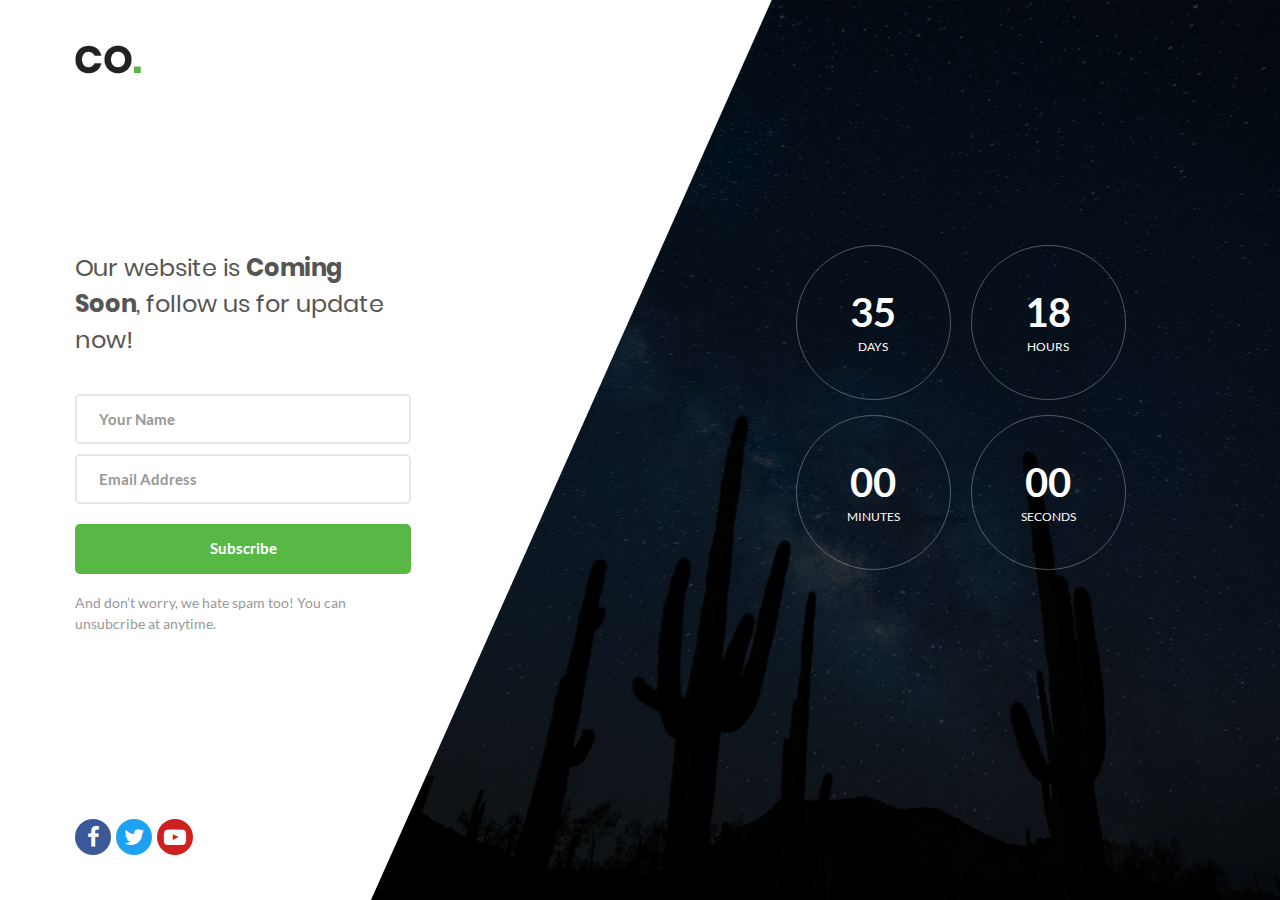
<file: index.html>
<!DOCTYPE html>
<html lang="en">
<head>
	<title>Coming Soon 1</title>
	<meta charset="UTF-8">
	<meta name="viewport" content="width=device-width, initial-scale=1">
<!--===============================================================================================-->	
	<link rel="icon" type="image/png" href="images/icons/favicon.ico"/>
<!--===============================================================================================-->
	<link rel="stylesheet" type="text/css" href="vendor/bootstrap/css/bootstrap.min.css">
<!--===============================================================================================-->
	<link rel="stylesheet" type="text/css" href="fonts/font-awesome-4.7.0/css/font-awesome.min.css">
<!--===============================================================================================-->
	<link rel="stylesheet" type="text/css" href="vendor/animate/animate.css">
<!--===============================================================================================-->
	<link rel="stylesheet" type="text/css" href="vendor/select2/select2.min.css">
<!--===============================================================================================-->
	<link rel="stylesheet" type="text/css" href="css/util.css">
	<link rel="stylesheet" type="text/css" href="css/main.css">
<!--===============================================================================================-->
</head>
<body>
	
	
	<div class="size1 bg0 where1-parent">
		<!-- Coutdown -->
		<div class="flex-c-m bg-img1 size2 where1 overlay1 where2 respon2" style="background-image: url('images/bg01.jpg');">
			<div class="wsize2 flex-w flex-c-m cd100 js-tilt">
				<div class="flex-col-c-m size6 bor2 m-l-10 m-r-10 m-t-15">
					<span class="l2-txt1 p-b-9 days">35</span>
					<span class="s2-txt4">Days</span>
				</div>

				<div class="flex-col-c-m size6 bor2 m-l-10 m-r-10 m-t-15">
					<span class="l2-txt1 p-b-9 hours">17</span>
					<span class="s2-txt4">Hours</span>
				</div>

				<div class="flex-col-c-m size6 bor2 m-l-10 m-r-10 m-t-15">
					<span class="l2-txt1 p-b-9 minutes">50</span>
					<span class="s2-txt4">Minutes</span>
				</div>

				<div class="flex-col-c-m size6 bor2 m-l-10 m-r-10 m-t-15">
					<span class="l2-txt1 p-b-9 seconds">39</span>
					<span class="s2-txt4">Seconds</span>
				</div>
			</div>
		</div>
		
		<!-- Form -->
		<div class="size3 flex-col-sb flex-w p-l-75 p-r-75 p-t-45 p-b-45 respon1">
			<div class="wrap-pic1">
				<img src="images/icons/logo.png" alt="LOGO">
			</div>

			<div class="p-t-50 p-b-60">
				<p class="m1-txt1 p-b-36">
					Our website is <span class="m1-txt2">Coming Soon</span>, follow us for update now!
				</p>

				<form class="contact100-form validate-form">
					<div class="wrap-input100 m-b-10 validate-input" data-validate = "Name is required">
						<input class="s2-txt1 placeholder0 input100" type="text" name="name" placeholder="Your Name">
						<span class="focus-input100"></span>
					</div>

					<div class="wrap-input100 m-b-20 validate-input" data-validate = "Email is required: ex@abc.xyz">
						<input class="s2-txt1 placeholder0 input100" type="text" name="email" placeholder="Email Address">
						<span class="focus-input100"></span>
					</div>

					<div class="w-full">
						<button class="flex-c-m s2-txt2 size4 bg1 bor1 hov1 trans-04">
							Subscribe
						</button>
					</div>
				</form>

				<p class="s2-txt3 p-t-18">
					And don’t worry, we hate spam too! You can unsubcribe at anytime.
				</p>
			</div>

			<div class="flex-w">
				<a href="#" class="flex-c-m size5 bg3 how1 trans-04 m-r-5">
					<i class="fa fa-facebook"></i>
				</a>

				<a href="#" class="flex-c-m size5 bg4 how1 trans-04 m-r-5">
					<i class="fa fa-twitter"></i>
				</a>

				<a href="#" class="flex-c-m size5 bg5 how1 trans-04 m-r-5">
					<i class="fa fa-youtube-play"></i>
				</a>
			</div>
		</div>
	</div>



	

<!--===============================================================================================-->	
	<script src="vendor/jquery/jquery-3.2.1.min.js"></script>
<!--===============================================================================================-->
	<script src="vendor/bootstrap/js/popper.js"></script>
	<script src="vendor/bootstrap/js/bootstrap.min.js"></script>
<!--===============================================================================================-->
	<script src="vendor/select2/select2.min.js"></script>
<!--===============================================================================================-->
	<script src="vendor/countdowntime/moment.min.js"></script>
	<script src="vendor/countdowntime/moment-timezone.min.js"></script>
	<script src="vendor/countdowntime/moment-timezone-with-data.min.js"></script>
	<script src="vendor/countdowntime/countdowntime.js"></script>
	<script>
		$('.cd100').countdown100({
			/*Set Endtime here*/
			/*Endtime must be > current time*/
			endtimeYear: 0,
			endtimeMonth: 0,
			endtimeDate: 35,
			endtimeHours: 18,
			endtimeMinutes: 0,
			endtimeSeconds: 0,
			timeZone: "" 
			// ex:  timeZone: "America/New_York"
			//go to " http://momentjs.com/timezone/ " to get timezone
		});
	</script>
<!--===============================================================================================-->
	<script src="vendor/tilt/tilt.jquery.min.js"></script>
	<script >
		$('.js-tilt').tilt({
			scale: 1.1
		})
	</script>
<!--===============================================================================================-->
	<script src="js/main.js"></script>

</body>
</html>
</file>
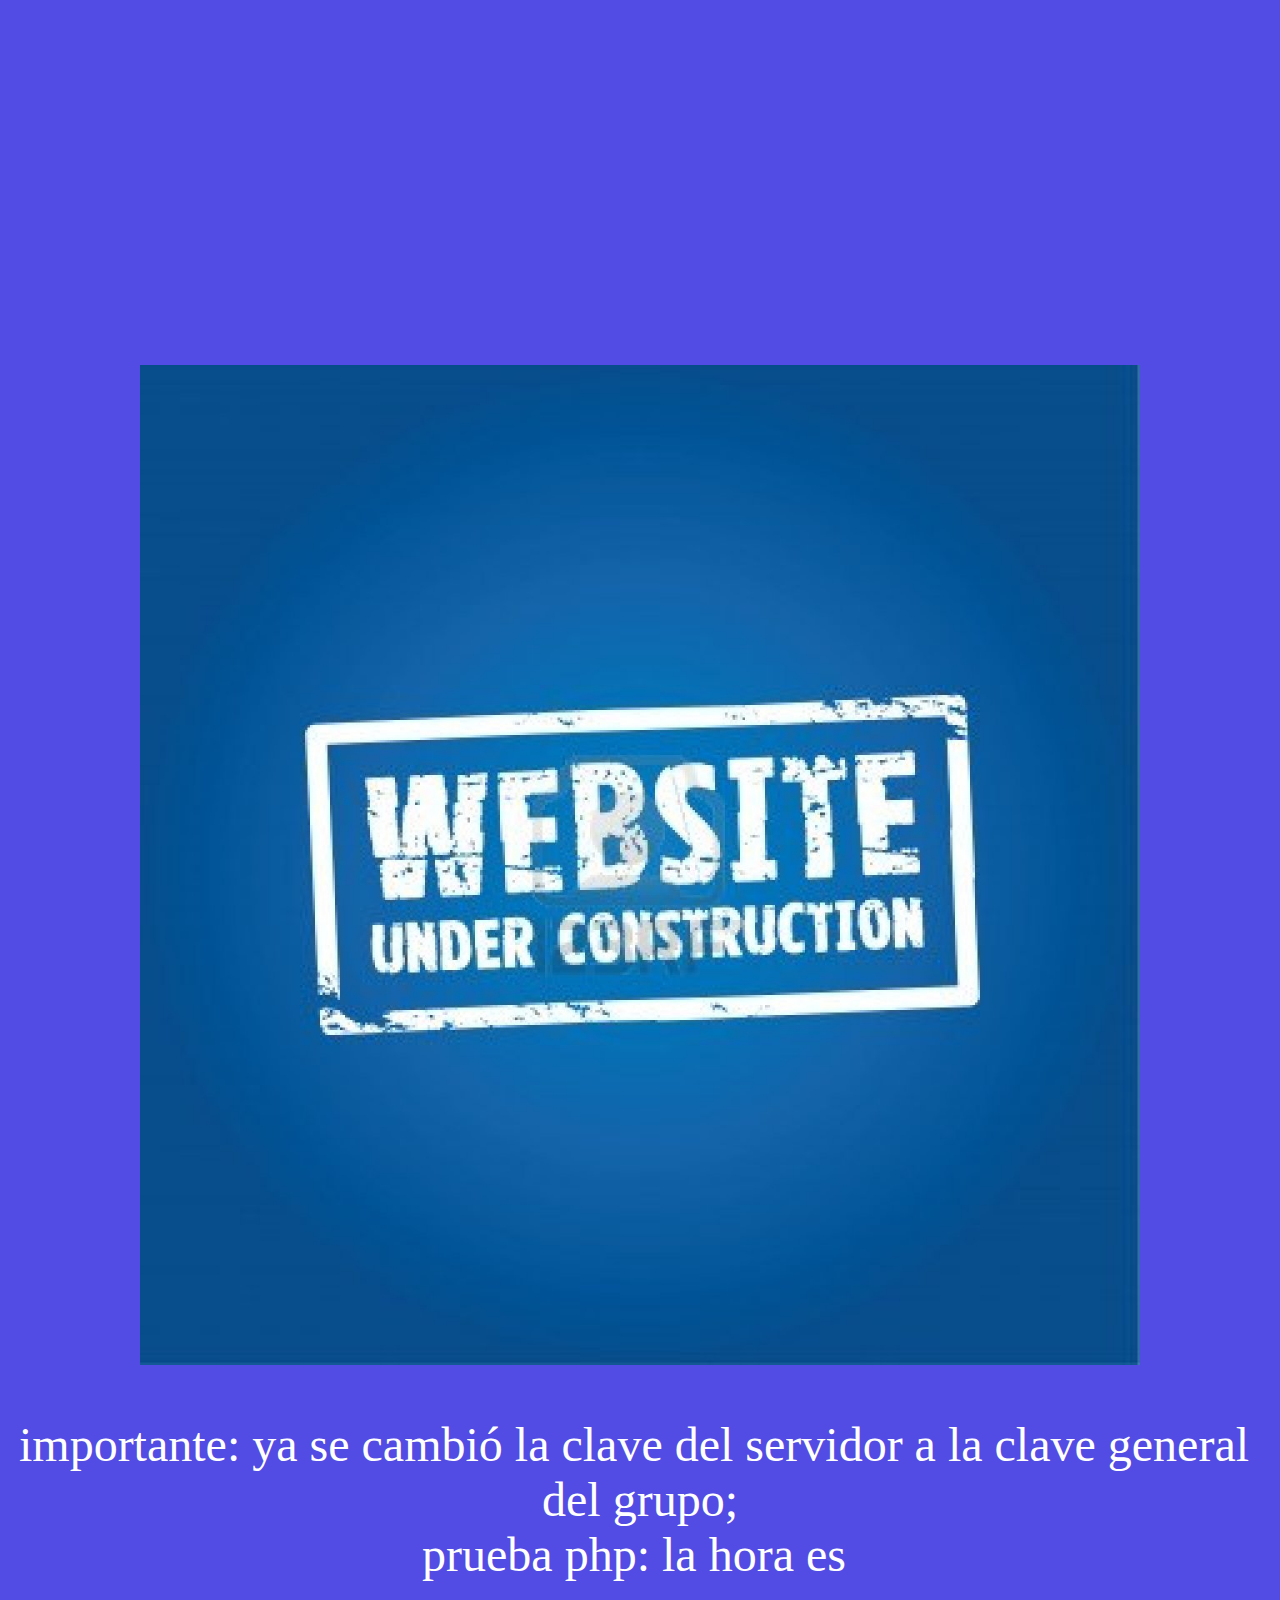
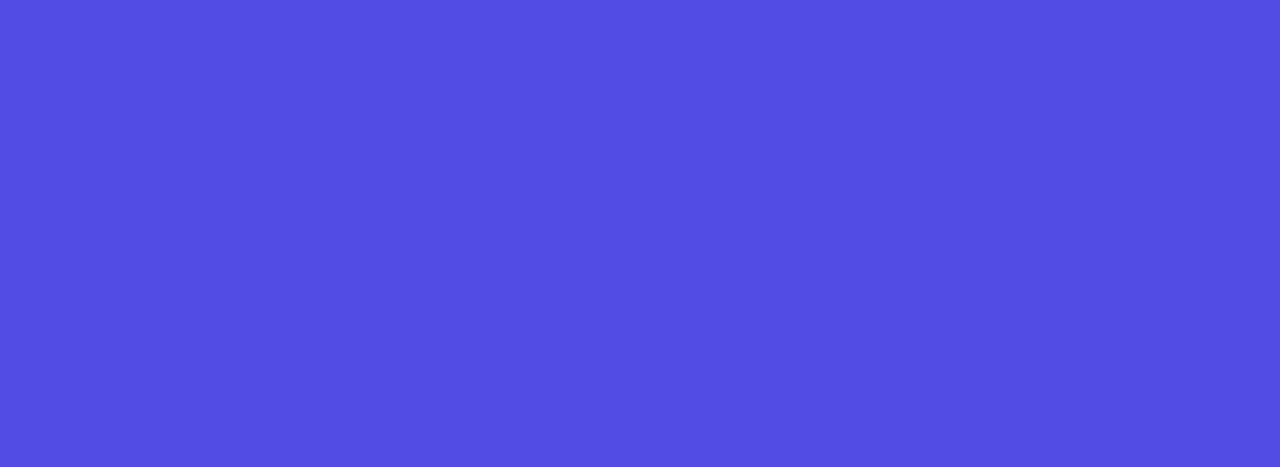
<file: Web_Programs/index.html>
<!DOCTYPE html PUBLIC "-//W3C//DTD HTML 4.01//EN" "http://www.w3.org/TR/html4/strict.dtd">
<html><head>


  
  <meta content="text/html; charset=ISO-8859-1" http-equiv="content-type"><title>index.html</title>
  

  
  
  <style type="text/css">
body {
  background-color: #524be4;
}

</style></head><body>
<center>
<table style="text-align: left; width: 1055px; height: 2051px;" border="0" cellpadding="2" cellspacing="2">

  <tbody>
    <tr align="center">
	<td>
       		<img src="web_in_progress.jpg" alt="Smiley face" height="1000" width="1000"> 
		<pre style="vertical-align: midle;color: white;font-family: Aladin; font-size:3em;">
importante: ya se cambi� la clave del servidor a la clave general 
del grupo;
prueba php: la hora es <?php echo date("h:i:s") ?>
		</pre>
			
    	</td>
    </tr>
    <tr align="center">
	<td style="vertical-align: top;color: white;font-family: Aladin; font-size:3em;">
	       
    	</td>
    </tr>
    <tr align="center">
      <td style="vertical-align: top;color: white;font-family: Aladin; font-size:3em;">
     

      </td>
    </tr>
  </tbody>
</table>


</center>
</body></html>
</file>
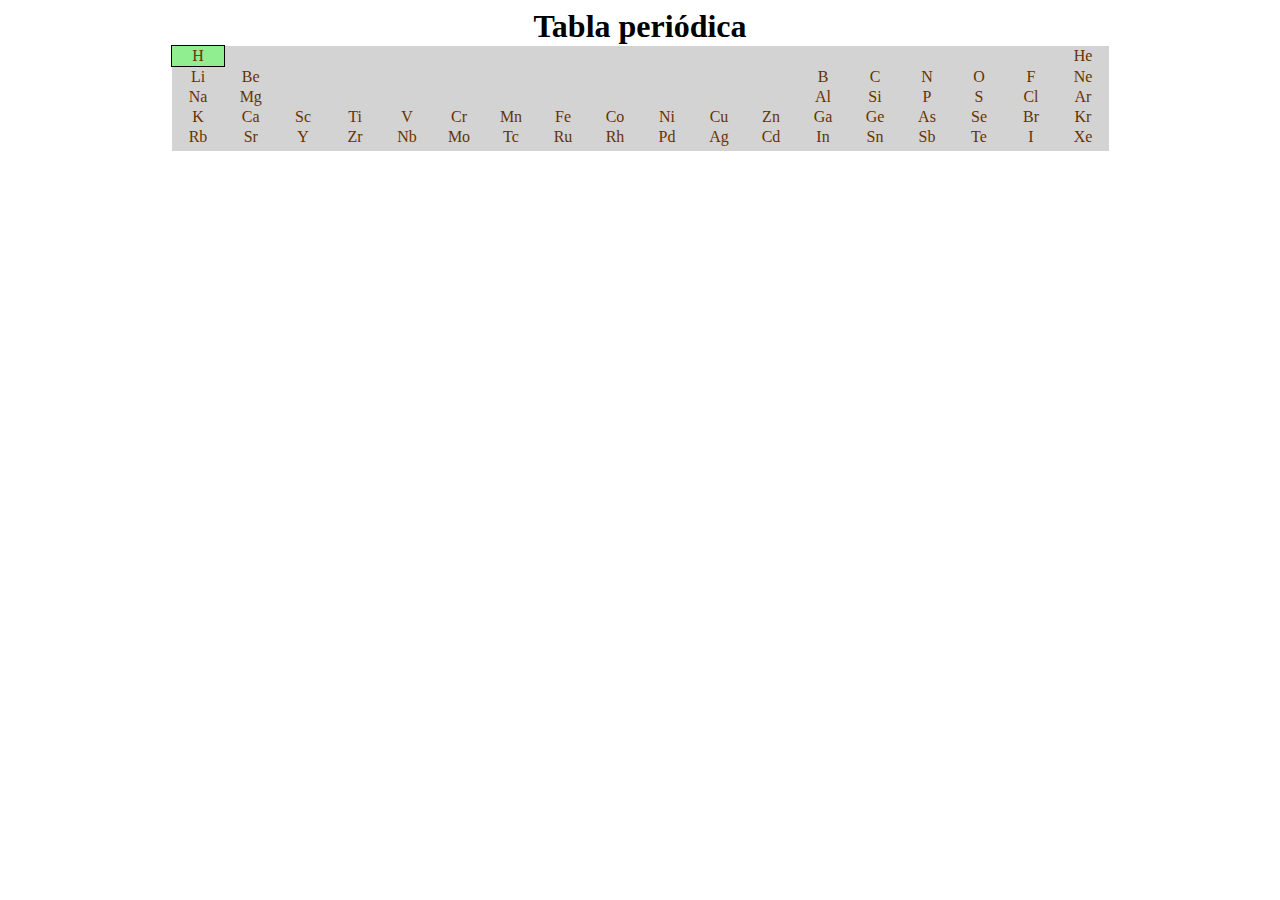
<file: Web_Programs/CSS/tabla.html>
<html>
  <head>
  <meta http-equiv="content-type" content="text/html; charset=utf-8"/>
  <link rel="stylesheet" type="text/css" href="style.css"> <!-- carga el archivo de estilos-->
  <!--<style>
  td{width:50px}
  </style>
  -->
  </head>
  <body>
    <center>
    <h1/> Tabla periódica
    <br/>
    <table style="text-align:center" border="1px">
      <tr>
        <td class="elemento">
          H
        </td>
        <td>
        </td>
        <td>
        </td>
        <td>
        </td>
        <td>
        </td>
        <td>
        </td>
        <td>
        </td>
        <td>
        </td>
        <td>
        </td>
        <td>
        </td>
        <td>
        </td>
        <td>
        </td>
        <td>
        </td>
        <td>
        </td>
        <td>
        </td>
        <td>
        </td>
        <td>
        </td>
        <td>
          He
        </td>
      </tr>
      <tr>
        <td>
          Li
        </td>
        <td>
          Be
        </td>
        <td>
        </td>
        <td>
        </td>
        <td>
        </td>
        <td>
        </td>
        <td>
        </td>
        <td>
        </td>
        <td>
        </td>
        <td>
        </td>
        <td>
        </td>
        <td>
        </td>
        <td>
          B
        </td>
        <td>
          C
        </td>
        <td>
          N
        </td>
        <td>
          O
        </td>
        <td>
          F
        </td>
        <td>
          Ne
        </td>
      </tr>
      <tr>
        <td>
          Na
        </td>
        <td>
          Mg
        </td>
        <td>
        </td>
        <td>
        </td>
        <td>
        </td>
        <td>
        </td>
        <td>
        </td>
        <td>
        </td>
        <td>
        </td>
        <td>
        </td>
        <td>
        </td>
        <td>
        </td>
        <td>
          Al
        </td>
        <td>
          Si
        </td>
        <td>
          P
        </td>
        <td>
          S
        </td>
        <td>
          Cl
        </td>
        <td>
          Ar
        </td>
      </tr>
      <tr>
        <td>
          K
        </td>
        <td>
          Ca
        </td>
        <td>
          Sc
        </td>
        <td>
          Ti
        </td>
        <td>
          V
        </td>
        <td>
          Cr
        </td>
        <td>
          Mn
        </td>
        <td>
          Fe
        </td>
        <td>
          Co
        </td>
        <td>
          Ni
        </td>
        <td>
          Cu
        </td>
        <td>
          Zn
        </td>
        <td>
          Ga
        </td>
        <td>
          Ge
        </td>
        <td>
          As
        </td>
        <td>
          Se
        </td>
        <td>
          Br
        </td>
        <td>
          Kr
        </td>
      </tr>
      <tr>
        <td>
          Rb
        </td>
        <td>
          Sr
        </td>
        <td>
          Y
        </td>
        <td>
          Zr
        </td>
        <td>
          Nb
        </td>
        <td>
          Mo
        </td>
        <td>
          Tc
        </td>
        <td>
          Ru
        </td>
        <td>
          Rh
        </td>
        <td>
          Pd
        </td>
        <td>
          Ag
        </td>
        <td>
          Cd
        </td>
        <td>
          In
        </td>
        <td>
          Sn
        </td>
        <td>
          Sb
        </td>
        <td>
          Te
        </td>
        <td>
          I
        </td>
        <td>
          Xe
        </td>
      </tr>
      <tr>
        <td>
        </td>
        <td>
        </td>
        <td>
        </td>
        <td>
        </td>
        <td>
        </td>
        <td>
        </td>
        <td>
        </td>
        <td>
        </td>
        <td>
        </td>
        <td>
        </td>
        <td>
        </td>
        <td>
        </td>
        <td>
        </td>
        <td>
        </td>
        <td>
        </td>
        <td>
        </td>
        <td>
        </td>
        <td>
        </td>
      </tr>
      <tr>
        <td>
        </td>
        <td>
        </td>
        <td>
        </td>
        <td>
        </td>
        <td>
        </td>
        <td>
        </td>
        <td>
        </td>
        <td>
        </td>
        <td>
        </td>
        <td>
        </td>
        <td>
        </td>
        <td>
        </td>
        <td>
        </td>
        <td>
        </td>
        <td>
        </td>
        <td>
        </td>
        <td>
        </td>
        <td>
        </td>
      </tr>
    </table>
  </center>
  </body>
</html>
</file>
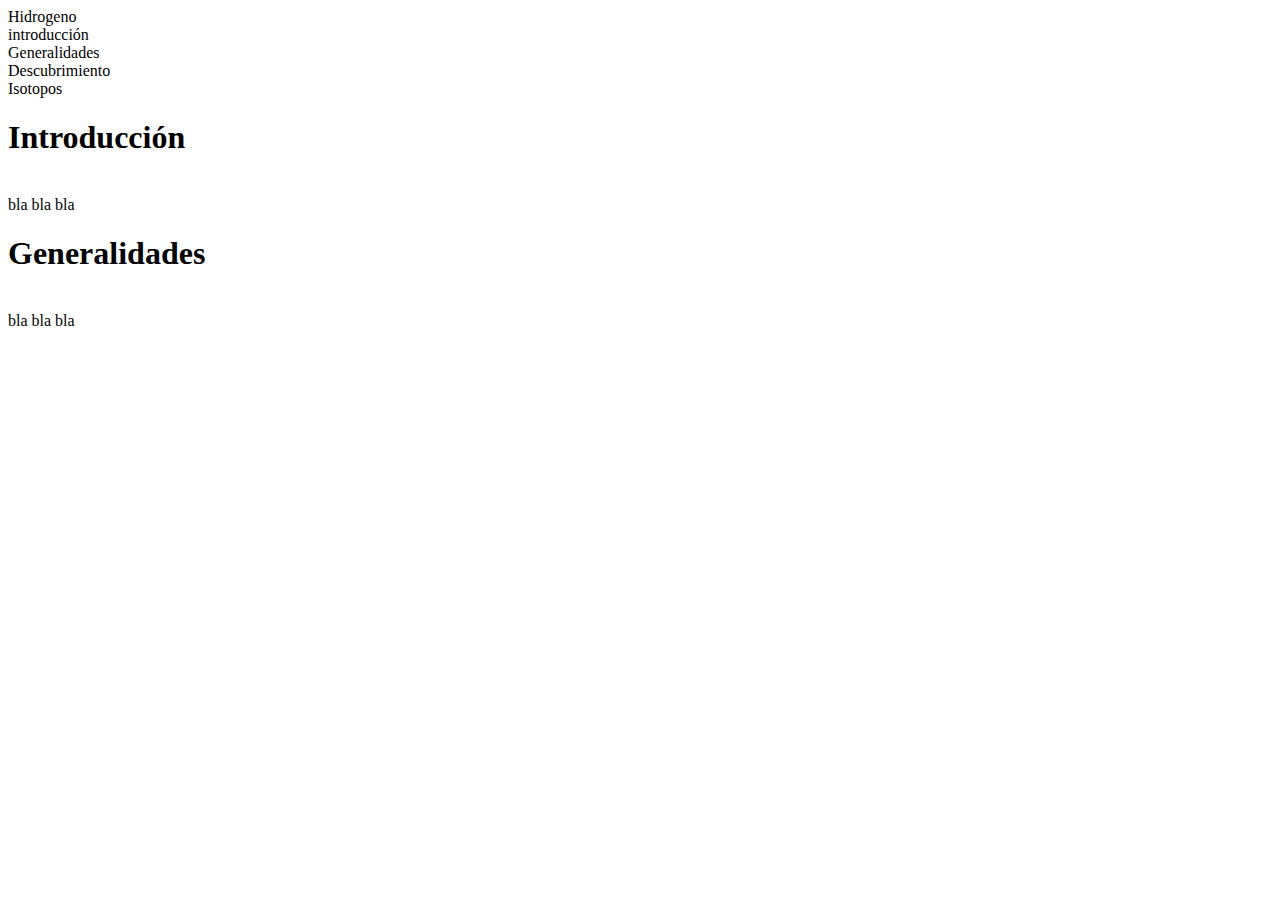
<file: Web_Programs/Layout/New_H.html>
<!DOCTYPE html PUBLIC "-//W3C//DTD HTML 4.01//EN" "http://www.w3.org/TR/html4/strict.dtd">
<html>
<!--
Copyright (C) 2007 Free Software Foundation, Inc. <http://fsf.org/>
Everyone is permitted to copy and distribute verbatim copies
of this license document, but changing it is not allowed.

Realizado por Alejandro Mesa Gómez (almego95@gmail.com) con ayuda
del editor Atom y el IDE KompoZer
-->
<head>




    <meta content="text/html; charset=UTF-8" http-equiv="content-type">
    <title>Hidrogeno</title>
    <link rel="stylesheet" type="text/css" href="styles.css">
</head>

<body>
	<div class="contenedor">
		<div style="display:table-row">
			<div class="titulo">
				Hidrogeno
			</div>
		</div>
		<div style="style:table-row">
			<div style="display:table; width:100%; heigth:100%;">
				<div class="menu">
					introducción <br>
					Generalidades <br>
					Descubrimiento <br>
					Isotopos <br>
				</div>
				<div class="contenido">
					<h1> Introducción </h1><br/>
					bla bla bla
					<h1> Generalidades</h1> <br/>
					bla bla bla
		
		

				</div>
			</div>
		</div>

	</div>

</body>

</html>
</file>
<file: css/util.css>
/*//////////////////////////////////////////////////////////////////
[ REBOOT ]*/
*, *:before, *:after {
	margin: 0px; 
	padding: 0px; 
	-webkit-box-sizing: border-box;
	-moz-box-sizing: border-box;
	box-sizing: border-box;
}

body, html {
	font-family: Arial, sans-serif;
	font-size: 15px;
	color: #666666;

	height: 100%;
	background-color: #fff;
	-webkit-box-sizing: border-box;
	-moz-box-sizing: border-box;
	box-sizing: border-box;
}

/*---------------------------------------------*/
a:focus {outline: none;}
a:hover {text-decoration: none;}

/* ------------------------------------ */
h1,h2,h3,h4,h5,h6,p {margin: 0px;}

ul, li {
	margin: 0px;
	list-style-type: none;
}


/* ------------------------------------ */
input, textarea, label {
	display: block;
	outline: none;
	border: none;
}

/* ------------------------------------ */
button {
	outline: none;
	border: none;
	background: transparent;
	cursor: pointer;
}
button:focus {outline: none;}

iframe {border: none;}


/*//////////////////////////////////////////////////////////////////
[ FONT SIZE ]*/
.fs-1 {font-size: 1px;}
.fs-2 {font-size: 2px;}
.fs-3 {font-size: 3px;}
.fs-4 {font-size: 4px;}
.fs-5 {font-size: 5px;}
.fs-6 {font-size: 6px;}
.fs-7 {font-size: 7px;}
.fs-8 {font-size: 8px;}
.fs-9 {font-size: 9px;}
.fs-10 {font-size: 10px;}
.fs-11 {font-size: 11px;}
.fs-12 {font-size: 12px;}
.fs-13 {font-size: 13px;}
.fs-14 {font-size: 14px;}
.fs-15 {font-size: 15px;}
.fs-16 {font-size: 16px;}
.fs-17 {font-size: 17px;}
.fs-18 {font-size: 18px;}
.fs-19 {font-size: 19px;}
.fs-20 {font-size: 20px;}
.fs-21 {font-size: 21px;}
.fs-22 {font-size: 22px;}
.fs-23 {font-size: 23px;}
.fs-24 {font-size: 24px;}
.fs-25 {font-size: 25px;}
.fs-26 {font-size: 26px;}
.fs-27 {font-size: 27px;}
.fs-28 {font-size: 28px;}
.fs-29 {font-size: 29px;}
.fs-30 {font-size: 30px;}
.fs-31 {font-size: 31px;}
.fs-32 {font-size: 32px;}
.fs-33 {font-size: 33px;}
.fs-34 {font-size: 34px;}
.fs-35 {font-size: 35px;}
.fs-36 {font-size: 36px;}
.fs-37 {font-size: 37px;}
.fs-38 {font-size: 38px;}
.fs-39 {font-size: 39px;}
.fs-40 {font-size: 40px;}
.fs-41 {font-size: 41px;}
.fs-42 {font-size: 42px;}
.fs-43 {font-size: 43px;}
.fs-44 {font-size: 44px;}
.fs-45 {font-size: 45px;}
.fs-46 {font-size: 46px;}
.fs-47 {font-size: 47px;}
.fs-48 {font-size: 48px;}
.fs-49 {font-size: 49px;}
.fs-50 {font-size: 50px;}
.fs-51 {font-size: 51px;}
.fs-52 {font-size: 52px;}
.fs-53 {font-size: 53px;}
.fs-54 {font-size: 54px;}
.fs-55 {font-size: 55px;}
.fs-56 {font-size: 56px;}
.fs-57 {font-size: 57px;}
.fs-58 {font-size: 58px;}
.fs-59 {font-size: 59px;}
.fs-60 {font-size: 60px;}
.fs-61 {font-size: 61px;}
.fs-62 {font-size: 62px;}
.fs-63 {font-size: 63px;}
.fs-64 {font-size: 64px;}
.fs-65 {font-size: 65px;}
.fs-66 {font-size: 66px;}
.fs-67 {font-size: 67px;}
.fs-68 {font-size: 68px;}
.fs-69 {font-size: 69px;}
.fs-70 {font-size: 70px;}
.fs-71 {font-size: 71px;}
.fs-72 {font-size: 72px;}
.fs-73 {font-size: 73px;}
.fs-74 {font-size: 74px;}
.fs-75 {font-size: 75px;}
.fs-76 {font-size: 76px;}
.fs-77 {font-size: 77px;}
.fs-78 {font-size: 78px;}
.fs-79 {font-size: 79px;}
.fs-80 {font-size: 80px;}
.fs-81 {font-size: 81px;}
.fs-82 {font-size: 82px;}
.fs-83 {font-size: 83px;}
.fs-84 {font-size: 84px;}
.fs-85 {font-size: 85px;}
.fs-86 {font-size: 86px;}
.fs-87 {font-size: 87px;}
.fs-88 {font-size: 88px;}
.fs-89 {font-size: 89px;}
.fs-90 {font-size: 90px;}
.fs-91 {font-size: 91px;}
.fs-92 {font-size: 92px;}
.fs-93 {font-size: 93px;}
.fs-94 {font-size: 94px;}
.fs-95 {font-size: 95px;}
.fs-96 {font-size: 96px;}
.fs-97 {font-size: 97px;}
.fs-98 {font-size: 98px;}
.fs-99 {font-size: 99px;}
.fs-100 {font-size: 100px;}
.fs-101 {font-size: 101px;}
.fs-102 {font-size: 102px;}
.fs-103 {font-size: 103px;}
.fs-104 {font-size: 104px;}
.fs-105 {font-size: 105px;}
.fs-106 {font-size: 106px;}
.fs-107 {font-size: 107px;}
.fs-108 {font-size: 108px;}
.fs-109 {font-size: 109px;}
.fs-110 {font-size: 110px;}
.fs-111 {font-size: 111px;}
.fs-112 {font-size: 112px;}
.fs-113 {font-size: 113px;}
.fs-114 {font-size: 114px;}
.fs-115 {font-size: 115px;}
.fs-116 {font-size: 116px;}
.fs-117 {font-size: 117px;}
.fs-118 {font-size: 118px;}
.fs-119 {font-size: 119px;}
.fs-120 {font-size: 120px;}
.fs-121 {font-size: 121px;}
.fs-122 {font-size: 122px;}
.fs-123 {font-size: 123px;}
.fs-124 {font-size: 124px;}
.fs-125 {font-size: 125px;}
.fs-126 {font-size: 126px;}
.fs-127 {font-size: 127px;}
.fs-128 {font-size: 128px;}
.fs-129 {font-size: 129px;}
.fs-130 {font-size: 130px;}
.fs-131 {font-size: 131px;}
.fs-132 {font-size: 132px;}
.fs-133 {font-size: 133px;}
.fs-134 {font-size: 134px;}
.fs-135 {font-size: 135px;}
.fs-136 {font-size: 136px;}
.fs-137 {font-size: 137px;}
.fs-138 {font-size: 138px;}
.fs-139 {font-size: 139px;}
.fs-140 {font-size: 140px;}
.fs-141 {font-size: 141px;}
.fs-142 {font-size: 142px;}
.fs-143 {font-size: 143px;}
.fs-144 {font-size: 144px;}
.fs-145 {font-size: 145px;}
.fs-146 {font-size: 146px;}
.fs-147 {font-size: 147px;}
.fs-148 {font-size: 148px;}
.fs-149 {font-size: 149px;}
.fs-150 {font-size: 150px;}
.fs-151 {font-size: 151px;}
.fs-152 {font-size: 152px;}
.fs-153 {font-size: 153px;}
.fs-154 {font-size: 154px;}
.fs-155 {font-size: 155px;}
.fs-156 {font-size: 156px;}
.fs-157 {font-size: 157px;}
.fs-158 {font-size: 158px;}
.fs-159 {font-size: 159px;}
.fs-160 {font-size: 160px;}
.fs-161 {font-size: 161px;}
.fs-162 {font-size: 162px;}
.fs-163 {font-size: 163px;}
.fs-164 {font-size: 164px;}
.fs-165 {font-size: 165px;}
.fs-166 {font-size: 166px;}
.fs-167 {font-size: 167px;}
.fs-168 {font-size: 168px;}
.fs-169 {font-size: 169px;}
.fs-170 {font-size: 170px;}
.fs-171 {font-size: 171px;}
.fs-172 {font-size: 172px;}
.fs-173 {font-size: 173px;}
.fs-174 {font-size: 174px;}
.fs-175 {font-size: 175px;}
.fs-176 {font-size: 176px;}
.fs-177 {font-size: 177px;}
.fs-178 {font-size: 178px;}
.fs-179 {font-size: 179px;}
.fs-180 {font-size: 180px;}
.fs-181 {font-size: 181px;}
.fs-182 {font-size: 182px;}
.fs-183 {font-size: 183px;}
.fs-184 {font-size: 184px;}
.fs-185 {font-size: 185px;}
.fs-186 {font-size: 186px;}
.fs-187 {font-size: 187px;}
.fs-188 {font-size: 188px;}
.fs-189 {font-size: 189px;}
.fs-190 {font-size: 190px;}
.fs-191 {font-size: 191px;}
.fs-192 {font-size: 192px;}
.fs-193 {font-size: 193px;}
.fs-194 {font-size: 194px;}
.fs-195 {font-size: 195px;}
.fs-196 {font-size: 196px;}
.fs-197 {font-size: 197px;}
.fs-198 {font-size: 198px;}
.fs-199 {font-size: 199px;}
.fs-200 {font-size: 200px;}

/*//////////////////////////////////////////////////////////////////
[ PADDING ]*/
.p-t-0 {padding-top: 0px;}
.p-t-1 {padding-top: 1px;}
.p-t-2 {padding-top: 2px;}
.p-t-3 {padding-top: 3px;}
.p-t-4 {padding-top: 4px;}
.p-t-5 {padding-top: 5px;}
.p-t-6 {padding-top: 6px;}
.p-t-7 {padding-top: 7px;}
.p-t-8 {padding-top: 8px;}
.p-t-9 {padding-top: 9px;}
.p-t-10 {padding-top: 10px;}
.p-t-11 {padding-top: 11px;}
.p-t-12 {padding-top: 12px;}
.p-t-13 {padding-top: 13px;}
.p-t-14 {padding-top: 14px;}
.p-t-15 {padding-top: 15px;}
.p-t-16 {padding-top: 16px;}
.p-t-17 {padding-top: 17px;}
.p-t-18 {padding-top: 18px;}
.p-t-19 {padding-top: 19px;}
.p-t-20 {padding-top: 20px;}
.p-t-21 {padding-top: 21px;}
.p-t-22 {padding-top: 22px;}
.p-t-23 {padding-top: 23px;}
.p-t-24 {padding-top: 24px;}
.p-t-25 {padding-top: 25px;}
.p-t-26 {padding-top: 26px;}
.p-t-27 {padding-top: 27px;}
.p-t-28 {padding-top: 28px;}
.p-t-29 {padding-top: 29px;}
.p-t-30 {padding-top: 30px;}
.p-t-31 {padding-top: 31px;}
.p-t-32 {padding-top: 32px;}
.p-t-33 {padding-top: 33px;}
.p-t-34 {padding-top: 34px;}
.p-t-35 {padding-top: 35px;}
.p-t-36 {padding-top: 36px;}
.p-t-37 {padding-top: 37px;}
.p-t-38 {padding-top: 38px;}
.p-t-39 {padding-top: 39px;}
.p-t-40 {padding-top: 40px;}
.p-t-41 {padding-top: 41px;}
.p-t-42 {padding-top: 42px;}
.p-t-43 {padding-top: 43px;}
.p-t-44 {padding-top: 44px;}
.p-t-45 {padding-top: 45px;}
.p-t-46 {padding-top: 46px;}
.p-t-47 {padding-top: 47px;}
.p-t-48 {padding-top: 48px;}
.p-t-49 {padding-top: 49px;}
.p-t-50 {padding-top: 50px;}
.p-t-51 {padding-top: 51px;}
.p-t-52 {padding-top: 52px;}
.p-t-53 {padding-top: 53px;}
.p-t-54 {padding-top: 54px;}
.p-t-55 {padding-top: 55px;}
.p-t-56 {padding-top: 56px;}
.p-t-57 {padding-top: 57px;}
.p-t-58 {padding-top: 58px;}
.p-t-59 {padding-top: 59px;}
.p-t-60 {padding-top: 60px;}
.p-t-61 {padding-top: 61px;}
.p-t-62 {padding-top: 62px;}
.p-t-63 {padding-top: 63px;}
.p-t-64 {padding-top: 64px;}
.p-t-65 {padding-top: 65px;}
.p-t-66 {padding-top: 66px;}
.p-t-67 {padding-top: 67px;}
.p-t-68 {padding-top: 68px;}
.p-t-69 {padding-top: 69px;}
.p-t-70 {padding-top: 70px;}
.p-t-71 {padding-top: 71px;}
.p-t-72 {padding-top: 72px;}
.p-t-73 {padding-top: 73px;}
.p-t-74 {padding-top: 74px;}
.p-t-75 {padding-top: 75px;}
.p-t-76 {padding-top: 76px;}
.p-t-77 {padding-top: 77px;}
.p-t-78 {padding-top: 78px;}
.p-t-79 {padding-top: 79px;}
.p-t-80 {padding-top: 80px;}
.p-t-81 {padding-top: 81px;}
.p-t-82 {padding-top: 82px;}
.p-t-83 {padding-top: 83px;}
.p-t-84 {padding-top: 84px;}
.p-t-85 {padding-top: 85px;}
.p-t-86 {padding-top: 86px;}
.p-t-87 {padding-top: 87px;}
.p-t-88 {padding-top: 88px;}
.p-t-89 {padding-top: 89px;}
.p-t-90 {padding-top: 90px;}
.p-t-91 {padding-top: 91px;}
.p-t-92 {padding-top: 92px;}
.p-t-93 {padding-top: 93px;}
.p-t-94 {padding-top: 94px;}
.p-t-95 {padding-top: 95px;}
.p-t-96 {padding-top: 96px;}
.p-t-97 {padding-top: 97px;}
.p-t-98 {padding-top: 98px;}
.p-t-99 {padding-top: 99px;}
.p-t-100 {padding-top: 100px;}
.p-t-101 {padding-top: 101px;}
.p-t-102 {padding-top: 102px;}
.p-t-103 {padding-top: 103px;}
.p-t-104 {padding-top: 104px;}
.p-t-105 {padding-top: 105px;}
.p-t-106 {padding-top: 106px;}
.p-t-107 {padding-top: 107px;}
.p-t-108 {padding-top: 108px;}
.p-t-109 {padding-top: 109px;}
.p-t-110 {padding-top: 110px;}
.p-t-111 {padding-top: 111px;}
.p-t-112 {padding-top: 112px;}
.p-t-113 {padding-top: 113px;}
.p-t-114 {padding-top: 114px;}
.p-t-115 {padding-top: 115px;}
.p-t-116 {padding-top: 116px;}
.p-t-117 {padding-top: 117px;}
.p-t-118 {padding-top: 118px;}
.p-t-119 {padding-top: 119px;}
.p-t-120 {padding-top: 120px;}
.p-t-121 {padding-top: 121px;}
.p-t-122 {padding-top: 122px;}
.p-t-123 {padding-top: 123px;}
.p-t-124 {padding-top: 124px;}
.p-t-125 {padding-top: 125px;}
.p-t-126 {padding-top: 126px;}
.p-t-127 {padding-top: 127px;}
.p-t-128 {padding-top: 128px;}
.p-t-129 {padding-top: 129px;}
.p-t-130 {padding-top: 130px;}
.p-t-131 {padding-top: 131px;}
.p-t-132 {padding-top: 132px;}
.p-t-133 {padding-top: 133px;}
.p-t-134 {padding-top: 134px;}
.p-t-135 {padding-top: 135px;}
.p-t-136 {padding-top: 136px;}
.p-t-137 {padding-top: 137px;}
.p-t-138 {padding-top: 138px;}
.p-t-139 {padding-top: 139px;}
.p-t-140 {padding-top: 140px;}
.p-t-141 {padding-top: 141px;}
.p-t-142 {padding-top: 142px;}
.p-t-143 {padding-top: 143px;}
.p-t-144 {padding-top: 144px;}
.p-t-145 {padding-top: 145px;}
.p-t-146 {padding-top: 146px;}
.p-t-147 {padding-top: 147px;}
.p-t-148 {padding-top: 148px;}
.p-t-149 {padding-top: 149px;}
.p-t-150 {padding-top: 150px;}
.p-t-151 {padding-top: 151px;}
.p-t-152 {padding-top: 152px;}
.p-t-153 {padding-top: 153px;}
.p-t-154 {padding-top: 154px;}
.p-t-155 {padding-top: 155px;}
.p-t-156 {padding-top: 156px;}
.p-t-157 {padding-top: 157px;}
.p-t-158 {padding-top: 158px;}
.p-t-159 {padding-top: 159px;}
.p-t-160 {padding-top: 160px;}
.p-t-161 {padding-top: 161px;}
.p-t-162 {padding-top: 162px;}
.p-t-163 {padding-top: 163px;}
.p-t-164 {padding-top: 164px;}
.p-t-165 {padding-top: 165px;}
.p-t-166 {padding-top: 166px;}
.p-t-167 {padding-top: 167px;}
.p-t-168 {padding-top: 168px;}
.p-t-169 {padding-top: 169px;}
.p-t-170 {padding-top: 170px;}
.p-t-171 {padding-top: 171px;}
.p-t-172 {padding-top: 172px;}
.p-t-173 {padding-top: 173px;}
.p-t-174 {padding-top: 174px;}
.p-t-175 {padding-top: 175px;}
.p-t-176 {padding-top: 176px;}
.p-t-177 {padding-top: 177px;}
.p-t-178 {padding-top: 178px;}
.p-t-179 {padding-top: 179px;}
.p-t-180 {padding-top: 180px;}
.p-t-181 {padding-top: 181px;}
.p-t-182 {padding-top: 182px;}
.p-t-183 {padding-top: 183px;}
.p-t-184 {padding-top: 184px;}
.p-t-185 {padding-top: 185px;}
.p-t-186 {padding-top: 186px;}
.p-t-187 {padding-top: 187px;}
.p-t-188 {padding-top: 188px;}
.p-t-189 {padding-top: 189px;}
.p-t-190 {padding-top: 190px;}
.p-t-191 {padding-top: 191px;}
.p-t-192 {padding-top: 192px;}
.p-t-193 {padding-top: 193px;}
.p-t-194 {padding-top: 194px;}
.p-t-195 {padding-top: 195px;}
.p-t-196 {padding-top: 196px;}
.p-t-197 {padding-top: 197px;}
.p-t-198 {padding-top: 198px;}
.p-t-199 {padding-top: 199px;}
.p-t-200 {padding-top: 200px;}
.p-t-201 {padding-top: 201px;}
.p-t-202 {padding-top: 202px;}
.p-t-203 {padding-top: 203px;}
.p-t-204 {padding-top: 204px;}
.p-t-205 {padding-top: 205px;}
.p-t-206 {padding-top: 206px;}
.p-t-207 {padding-top: 207px;}
.p-t-208 {padding-top: 208px;}
.p-t-209 {padding-top: 209px;}
.p-t-210 {padding-top: 210px;}
.p-t-211 {padding-top: 211px;}
.p-t-212 {padding-top: 212px;}
.p-t-213 {padding-top: 213px;}
.p-t-214 {padding-top: 214px;}
.p-t-215 {padding-top: 215px;}
.p-t-216 {padding-top: 216px;}
.p-t-217 {padding-top: 217px;}
.p-t-218 {padding-top: 218px;}
.p-t-219 {padding-top: 219px;}
.p-t-220 {padding-top: 220px;}
.p-t-221 {padding-top: 221px;}
.p-t-222 {padding-top: 222px;}
.p-t-223 {padding-top: 223px;}
.p-t-224 {padding-top: 224px;}
.p-t-225 {padding-top: 225px;}
.p-t-226 {padding-top: 226px;}
.p-t-227 {padding-top: 227px;}
.p-t-228 {padding-top: 228px;}
.p-t-229 {padding-top: 229px;}
.p-t-230 {padding-top: 230px;}
.p-t-231 {padding-top: 231px;}
.p-t-232 {padding-top: 232px;}
.p-t-233 {padding-top: 233px;}
.p-t-234 {padding-top: 234px;}
.p-t-235 {padding-top: 235px;}
.p-t-236 {padding-top: 236px;}
.p-t-237 {padding-top: 237px;}
.p-t-238 {padding-top: 238px;}
.p-t-239 {padding-top: 239px;}
.p-t-240 {padding-top: 240px;}
.p-t-241 {padding-top: 241px;}
.p-t-242 {padding-top: 242px;}
.p-t-243 {padding-top: 243px;}
.p-t-244 {padding-top: 244px;}
.p-t-245 {padding-top: 245px;}
.p-t-246 {padding-top: 246px;}
.p-t-247 {padding-top: 247px;}
.p-t-248 {padding-top: 248px;}
.p-t-249 {padding-top: 249px;}
.p-t-250 {padding-top: 250px;}
.p-b-0 {padding-bottom: 0px;}
.p-b-1 {padding-bottom: 1px;}
.p-b-2 {padding-bottom: 2px;}
.p-b-3 {padding-bottom: 3px;}
.p-b-4 {padding-bottom: 4px;}
.p-b-5 {padding-bottom: 5px;}
.p-b-6 {padding-bottom: 6px;}
.p-b-7 {padding-bottom: 7px;}
.p-b-8 {padding-bottom: 8px;}
.p-b-9 {padding-bottom: 9px;}
.p-b-10 {padding-bottom: 10px;}
.p-b-11 {padding-bottom: 11px;}
.p-b-12 {padding-bottom: 12px;}
.p-b-13 {padding-bottom: 13px;}
.p-b-14 {padding-bottom: 14px;}
.p-b-15 {padding-bottom: 15px;}
.p-b-16 {padding-bottom: 16px;}
.p-b-17 {padding-bottom: 17px;}
.p-b-18 {padding-bottom: 18px;}
.p-b-19 {padding-bottom: 19px;}
.p-b-20 {padding-bottom: 20px;}
.p-b-21 {padding-bottom: 21px;}
.p-b-22 {padding-bottom: 22px;}
.p-b-23 {padding-bottom: 23px;}
.p-b-24 {padding-bottom: 24px;}
.p-b-25 {padding-bottom: 25px;}
.p-b-26 {padding-bottom: 26px;}
.p-b-27 {padding-bottom: 27px;}
.p-b-28 {padding-bottom: 28px;}
.p-b-29 {padding-bottom: 29px;}
.p-b-30 {padding-bottom: 30px;}
.p-b-31 {padding-bottom: 31px;}
.p-b-32 {padding-bottom: 32px;}
.p-b-33 {padding-bottom: 33px;}
.p-b-34 {padding-bottom: 34px;}
.p-b-35 {padding-bottom: 35px;}
.p-b-36 {padding-bottom: 36px;}
.p-b-37 {padding-bottom: 37px;}
.p-b-38 {padding-bottom: 38px;}
.p-b-39 {padding-bottom: 39px;}
.p-b-40 {padding-bottom: 40px;}
.p-b-41 {padding-bottom: 41px;}
.p-b-42 {padding-bottom: 42px;}
.p-b-43 {padding-bottom: 43px;}
.p-b-44 {padding-bottom: 44px;}
.p-b-45 {padding-bottom: 45px;}
.p-b-46 {padding-bottom: 46px;}
.p-b-47 {padding-bottom: 47px;}
.p-b-48 {padding-bottom: 48px;}
.p-b-49 {padding-bottom: 49px;}
.p-b-50 {padding-bottom: 50px;}
.p-b-51 {padding-bottom: 51px;}
.p-b-52 {padding-bottom: 52px;}
.p-b-53 {padding-bottom: 53px;}
.p-b-54 {padding-bottom: 54px;}
.p-b-55 {padding-bottom: 55px;}
.p-b-56 {padding-bottom: 56px;}
.p-b-57 {padding-bottom: 57px;}
.p-b-58 {padding-bottom: 58px;}
.p-b-59 {padding-bottom: 59px;}
.p-b-60 {padding-bottom: 60px;}
.p-b-61 {padding-bottom: 61px;}
.p-b-62 {padding-bottom: 62px;}
.p-b-63 {padding-bottom: 63px;}
.p-b-64 {padding-bottom: 64px;}
.p-b-65 {padding-bottom: 65px;}
.p-b-66 {padding-bottom: 66px;}
.p-b-67 {padding-bottom: 67px;}
.p-b-68 {padding-bottom: 68px;}
.p-b-69 {padding-bottom: 69px;}
.p-b-70 {padding-bottom: 70px;}
.p-b-71 {padding-bottom: 71px;}
.p-b-72 {padding-bottom: 72px;}
.p-b-73 {padding-bottom: 73px;}
.p-b-74 {padding-bottom: 74px;}
.p-b-75 {padding-bottom: 75px;}
.p-b-76 {padding-bottom: 76px;}
.p-b-77 {padding-bottom: 77px;}
.p-b-78 {padding-bottom: 78px;}
.p-b-79 {padding-bottom: 79px;}
.p-b-80 {padding-bottom: 80px;}
.p-b-81 {padding-bottom: 81px;}
.p-b-82 {padding-bottom: 82px;}
.p-b-83 {padding-bottom: 83px;}
.p-b-84 {padding-bottom: 84px;}
.p-b-85 {padding-bottom: 85px;}
.p-b-86 {padding-bottom: 86px;}
.p-b-87 {padding-bottom: 87px;}
.p-b-88 {padding-bottom: 88px;}
.p-b-89 {padding-bottom: 89px;}
.p-b-90 {padding-bottom: 90px;}
.p-b-91 {padding-bottom: 91px;}
.p-b-92 {padding-bottom: 92px;}
.p-b-93 {padding-bottom: 93px;}
.p-b-94 {padding-bottom: 94px;}
.p-b-95 {padding-bottom: 95px;}
.p-b-96 {padding-bottom: 96px;}
.p-b-97 {padding-bottom: 97px;}
.p-b-98 {padding-bottom: 98px;}
.p-b-99 {padding-bottom: 99px;}
.p-b-100 {padding-bottom: 100px;}
.p-b-101 {padding-bottom: 101px;}
.p-b-102 {padding-bottom: 102px;}
.p-b-103 {padding-bottom: 103px;}
.p-b-104 {padding-bottom: 104px;}
.p-b-105 {padding-bottom: 105px;}
.p-b-106 {padding-bottom: 106px;}
.p-b-107 {padding-bottom: 107px;}
.p-b-108 {padding-bottom: 108px;}
.p-b-109 {padding-bottom: 109px;}
.p-b-110 {padding-bottom: 110px;}
.p-b-111 {padding-bottom: 111px;}
.p-b-112 {padding-bottom: 112px;}
.p-b-113 {padding-bottom: 113px;}
.p-b-114 {padding-bottom: 114px;}
.p-b-115 {padding-bottom: 115px;}
.p-b-116 {padding-bottom: 116px;}
.p-b-117 {padding-bottom: 117px;}
.p-b-118 {padding-bottom: 118px;}
.p-b-119 {padding-bottom: 119px;}
.p-b-120 {padding-bottom: 120px;}
.p-b-121 {padding-bottom: 121px;}
.p-b-122 {padding-bottom: 122px;}
.p-b-123 {padding-bottom: 123px;}
.p-b-124 {padding-bottom: 124px;}
.p-b-125 {padding-bottom: 125px;}
.p-b-126 {padding-bottom: 126px;}
.p-b-127 {padding-bottom: 127px;}
.p-b-128 {padding-bottom: 128px;}
.p-b-129 {padding-bottom: 129px;}
.p-b-130 {padding-bottom: 130px;}
.p-b-131 {padding-bottom: 131px;}
.p-b-132 {padding-bottom: 132px;}
.p-b-133 {padding-bottom: 133px;}
.p-b-134 {padding-bottom: 134px;}
.p-b-135 {padding-bottom: 135px;}
.p-b-136 {padding-bottom: 136px;}
.p-b-137 {padding-bottom: 137px;}
.p-b-138 {padding-bottom: 138px;}
.p-b-139 {padding-bottom: 139px;}
.p-b-140 {padding-bottom: 140px;}
.p-b-141 {padding-bottom: 141px;}
.p-b-142 {padding-bottom: 142px;}
.p-b-143 {padding-bottom: 143px;}
.p-b-144 {padding-bottom: 144px;}
.p-b-145 {padding-bottom: 145px;}
.p-b-146 {padding-bottom: 146px;}
.p-b-147 {padding-bottom: 147px;}
.p-b-148 {padding-bottom: 148px;}
.p-b-149 {padding-bottom: 149px;}
.p-b-150 {padding-bottom: 150px;}
.p-b-151 {padding-bottom: 151px;}
.p-b-152 {padding-bottom: 152px;}
.p-b-153 {padding-bottom: 153px;}
.p-b-154 {padding-bottom: 154px;}
.p-b-155 {padding-bottom: 155px;}
.p-b-156 {padding-bottom: 156px;}
.p-b-157 {padding-bottom: 157px;}
.p-b-158 {padding-bottom: 158px;}
.p-b-159 {padding-bottom: 159px;}
.p-b-160 {padding-bottom: 160px;}
.p-b-161 {padding-bottom: 161px;}
.p-b-162 {padding-bottom: 162px;}
.p-b-163 {padding-bottom: 163px;}
.p-b-164 {padding-bottom: 164px;}
.p-b-165 {padding-bottom: 165px;}
.p-b-166 {padding-bottom: 166px;}
.p-b-167 {padding-bottom: 167px;}
.p-b-168 {padding-bottom: 168px;}
.p-b-169 {padding-bottom: 169px;}
.p-b-170 {padding-bottom: 170px;}
.p-b-171 {padding-bottom: 171px;}
.p-b-172 {padding-bottom: 172px;}
.p-b-173 {padding-bottom: 173px;}
.p-b-174 {padding-bottom: 174px;}
.p-b-175 {padding-bottom: 175px;}
.p-b-176 {padding-bottom: 176px;}
.p-b-177 {padding-bottom: 177px;}
.p-b-178 {padding-bottom: 178px;}
.p-b-179 {padding-bottom: 179px;}
.p-b-180 {padding-bottom: 180px;}
.p-b-181 {padding-bottom: 181px;}
.p-b-182 {padding-bottom: 182px;}
.p-b-183 {padding-bottom: 183px;}
.p-b-184 {padding-bottom: 184px;}
.p-b-185 {padding-bottom: 185px;}
.p-b-186 {padding-bottom: 186px;}
.p-b-187 {padding-bottom: 187px;}
.p-b-188 {padding-bottom: 188px;}
.p-b-189 {padding-bottom: 189px;}
.p-b-190 {padding-bottom: 190px;}
.p-b-191 {padding-bottom: 191px;}
.p-b-192 {padding-bottom: 192px;}
.p-b-193 {padding-bottom: 193px;}
.p-b-194 {padding-bottom: 194px;}
.p-b-195 {padding-bottom: 195px;}
.p-b-196 {padding-bottom: 196px;}
.p-b-197 {padding-bottom: 197px;}
.p-b-198 {padding-bottom: 198px;}
.p-b-199 {padding-bottom: 199px;}
.p-b-200 {padding-bottom: 200px;}
.p-b-201 {padding-bottom: 201px;}
.p-b-202 {padding-bottom: 202px;}
.p-b-203 {padding-bottom: 203px;}
.p-b-204 {padding-bottom: 204px;}
.p-b-205 {padding-bottom: 205px;}
.p-b-206 {padding-bottom: 206px;}
.p-b-207 {padding-bottom: 207px;}
.p-b-208 {padding-bottom: 208px;}
.p-b-209 {padding-bottom: 209px;}
.p-b-210 {padding-bottom: 210px;}
.p-b-211 {padding-bottom: 211px;}
.p-b-212 {padding-bottom: 212px;}
.p-b-213 {padding-bottom: 213px;}
.p-b-214 {padding-bottom: 214px;}
.p-b-215 {padding-bottom: 215px;}
.p-b-216 {padding-bottom: 216px;}
.p-b-217 {padding-bottom: 217px;}
.p-b-218 {padding-bottom: 218px;}
.p-b-219 {padding-bottom: 219px;}
.p-b-220 {padding-bottom: 220px;}
.p-b-221 {padding-bottom: 221px;}
.p-b-222 {padding-bottom: 222px;}
.p-b-223 {padding-bottom: 223px;}
.p-b-224 {padding-bottom: 224px;}
.p-b-225 {padding-bottom: 225px;}
.p-b-226 {padding-bottom: 226px;}
.p-b-227 {padding-bottom: 227px;}
.p-b-228 {padding-bottom: 228px;}
.p-b-229 {padding-bottom: 229px;}
.p-b-230 {padding-bottom: 230px;}
.p-b-231 {padding-bottom: 231px;}
.p-b-232 {padding-bottom: 232px;}
.p-b-233 {padding-bottom: 233px;}
.p-b-234 {padding-bottom: 234px;}
.p-b-235 {padding-bottom: 235px;}
.p-b-236 {padding-bottom: 236px;}
.p-b-237 {padding-bottom: 237px;}
.p-b-238 {padding-bottom: 238px;}
.p-b-239 {padding-bottom: 239px;}
.p-b-240 {padding-bottom: 240px;}
.p-b-241 {padding-bottom: 241px;}
.p-b-242 {padding-bottom: 242px;}
.p-b-243 {padding-bottom: 243px;}
.p-b-244 {padding-bottom: 244px;}
.p-b-245 {padding-bottom: 245px;}
.p-b-246 {padding-bottom: 246px;}
.p-b-247 {padding-bottom: 247px;}
.p-b-248 {padding-bottom: 248px;}
.p-b-249 {padding-bottom: 249px;}
.p-b-250 {padding-bottom: 250px;}
.p-l-0 {padding-left: 0px;}
.p-l-1 {padding-left: 1px;}
.p-l-2 {padding-left: 2px;}
.p-l-3 {padding-left: 3px;}
.p-l-4 {padding-left: 4px;}
.p-l-5 {padding-left: 5px;}
.p-l-6 {padding-left: 6px;}
.p-l-7 {padding-left: 7px;}
.p-l-8 {padding-left: 8px;}
.p-l-9 {padding-left: 9px;}
.p-l-10 {padding-left: 10px;}
.p-l-11 {padding-left: 11px;}
.p-l-12 {padding-left: 12px;}
.p-l-13 {padding-left: 13px;}
.p-l-14 {padding-left: 14px;}
.p-l-15 {padding-left: 15px;}
.p-l-16 {padding-left: 16px;}
.p-l-17 {padding-left: 17px;}
.p-l-18 {padding-left: 18px;}
.p-l-19 {padding-left: 19px;}
.p-l-20 {padding-left: 20px;}
.p-l-21 {padding-left: 21px;}
.p-l-22 {padding-left: 22px;}
.p-l-23 {padding-left: 23px;}
.p-l-24 {padding-left: 24px;}
.p-l-25 {padding-left: 25px;}
.p-l-26 {padding-left: 26px;}
.p-l-27 {padding-left: 27px;}
.p-l-28 {padding-left: 28px;}
.p-l-29 {padding-left: 29px;}
.p-l-30 {padding-left: 30px;}
.p-l-31 {padding-left: 31px;}
.p-l-32 {padding-left: 32px;}
.p-l-33 {padding-left: 33px;}
.p-l-34 {padding-left: 34px;}
.p-l-35 {padding-left: 35px;}
.p-l-36 {padding-left: 36px;}
.p-l-37 {padding-left: 37px;}
.p-l-38 {padding-left: 38px;}
.p-l-39 {padding-left: 39px;}
.p-l-40 {padding-left: 40px;}
.p-l-41 {padding-left: 41px;}
.p-l-42 {padding-left: 42px;}
.p-l-43 {padding-left: 43px;}
.p-l-44 {padding-left: 44px;}
.p-l-45 {padding-left: 45px;}
.p-l-46 {padding-left: 46px;}
.p-l-47 {padding-left: 47px;}
.p-l-48 {padding-left: 48px;}
.p-l-49 {padding-left: 49px;}
.p-l-50 {padding-left: 50px;}
.p-l-51 {padding-left: 51px;}
.p-l-52 {padding-left: 52px;}
.p-l-53 {padding-left: 53px;}
.p-l-54 {padding-left: 54px;}
.p-l-55 {padding-left: 55px;}
.p-l-56 {padding-left: 56px;}
.p-l-57 {padding-left: 57px;}
.p-l-58 {padding-left: 58px;}
.p-l-59 {padding-left: 59px;}
.p-l-60 {padding-left: 60px;}
.p-l-61 {padding-left: 61px;}
.p-l-62 {padding-left: 62px;}
.p-l-63 {padding-left: 63px;}
.p-l-64 {padding-left: 64px;}
.p-l-65 {padding-left: 65px;}
.p-l-66 {padding-left: 66px;}
.p-l-67 {padding-left: 67px;}
.p-l-68 {padding-left: 68px;}
.p-l-69 {padding-left: 69px;}
.p-l-70 {padding-left: 70px;}
.p-l-71 {padding-left: 71px;}
.p-l-72 {padding-left: 72px;}
.p-l-73 {padding-left: 73px;}
.p-l-74 {padding-left: 74px;}
.p-l-75 {padding-left: 75px;}
.p-l-76 {padding-left: 76px;}
.p-l-77 {padding-left: 77px;}
.p-l-78 {padding-left: 78px;}
.p-l-79 {padding-left: 79px;}
.p-l-80 {padding-left: 80px;}
.p-l-81 {padding-left: 81px;}
.p-l-82 {padding-left: 82px;}
.p-l-83 {padding-left: 83px;}
.p-l-84 {padding-left: 84px;}
.p-l-85 {padding-left: 85px;}
.p-l-86 {padding-left: 86px;}
.p-l-87 {padding-left: 87px;}
.p-l-88 {padding-left: 88px;}
.p-l-89 {padding-left: 89px;}
.p-l-90 {padding-left: 90px;}
.p-l-91 {padding-left: 91px;}
.p-l-92 {padding-left: 92px;}
.p-l-93 {padding-left: 93px;}
.p-l-94 {padding-left: 94px;}
.p-l-95 {padding-left: 95px;}
.p-l-96 {padding-left: 96px;}
.p-l-97 {padding-left: 97px;}
.p-l-98 {padding-left: 98px;}
.p-l-99 {padding-left: 99px;}
.p-l-100 {padding-left: 100px;}
.p-l-101 {padding-left: 101px;}
.p-l-102 {padding-left: 102px;}
.p-l-103 {padding-left: 103px;}
.p-l-104 {padding-left: 104px;}
.p-l-105 {padding-left: 105px;}
.p-l-106 {padding-left: 106px;}
.p-l-107 {padding-left: 107px;}
.p-l-108 {padding-left: 108px;}
.p-l-109 {padding-left: 109px;}
.p-l-110 {padding-left: 110px;}
.p-l-111 {padding-left: 111px;}
.p-l-112 {padding-left: 112px;}
.p-l-113 {padding-left: 113px;}
.p-l-114 {padding-left: 114px;}
.p-l-115 {padding-left: 115px;}
.p-l-116 {padding-left: 116px;}
.p-l-117 {padding-left: 117px;}
.p-l-118 {padding-left: 118px;}
.p-l-119 {padding-left: 119px;}
.p-l-120 {padding-left: 120px;}
.p-l-121 {padding-left: 121px;}
.p-l-122 {padding-left: 122px;}
.p-l-123 {padding-left: 123px;}
.p-l-124 {padding-left: 124px;}
.p-l-125 {padding-left: 125px;}
.p-l-126 {padding-left: 126px;}
.p-l-127 {padding-left: 127px;}
.p-l-128 {padding-left: 128px;}
.p-l-129 {padding-left: 129px;}
.p-l-130 {padding-left: 130px;}
.p-l-131 {padding-left: 131px;}
.p-l-132 {padding-left: 132px;}
.p-l-133 {padding-left: 133px;}
.p-l-134 {padding-left: 134px;}
.p-l-135 {padding-left: 135px;}
.p-l-136 {padding-left: 136px;}
.p-l-137 {padding-left: 137px;}
.p-l-138 {padding-left: 138px;}
.p-l-139 {padding-left: 139px;}
.p-l-140 {padding-left: 140px;}
.p-l-141 {padding-left: 141px;}
.p-l-142 {padding-left: 142px;}
.p-l-143 {padding-left: 143px;}
.p-l-144 {padding-left: 144px;}
.p-l-145 {padding-left: 145px;}
.p-l-146 {padding-left: 146px;}
.p-l-147 {padding-left: 147px;}
.p-l-148 {padding-left: 148px;}
.p-l-149 {padding-left: 149px;}
.p-l-150 {padding-left: 150px;}
.p-l-151 {padding-left: 151px;}
.p-l-152 {padding-left: 152px;}
.p-l-153 {padding-left: 153px;}
.p-l-154 {padding-left: 154px;}
.p-l-155 {padding-left: 155px;}
.p-l-156 {padding-left: 156px;}
.p-l-157 {padding-left: 157px;}
.p-l-158 {padding-left: 158px;}
.p-l-159 {padding-left: 159px;}
.p-l-160 {padding-left: 160px;}
.p-l-161 {padding-left: 161px;}
.p-l-162 {padding-left: 162px;}
.p-l-163 {padding-left: 163px;}
.p-l-164 {padding-left: 164px;}
.p-l-165 {padding-left: 165px;}
.p-l-166 {padding-left: 166px;}
.p-l-167 {padding-left: 167px;}
.p-l-168 {padding-left: 168px;}
.p-l-169 {padding-left: 169px;}
.p-l-170 {padding-left: 170px;}
.p-l-171 {padding-left: 171px;}
.p-l-172 {padding-left: 172px;}
.p-l-173 {padding-left: 173px;}
.p-l-174 {padding-left: 174px;}
.p-l-175 {padding-left: 175px;}
.p-l-176 {padding-left: 176px;}
.p-l-177 {padding-left: 177px;}
.p-l-178 {padding-left: 178px;}
.p-l-179 {padding-left: 179px;}
.p-l-180 {padding-left: 180px;}
.p-l-181 {padding-left: 181px;}
.p-l-182 {padding-left: 182px;}
.p-l-183 {padding-left: 183px;}
.p-l-184 {padding-left: 184px;}
.p-l-185 {padding-left: 185px;}
.p-l-186 {padding-left: 186px;}
.p-l-187 {padding-left: 187px;}
.p-l-188 {padding-left: 188px;}
.p-l-189 {padding-left: 189px;}
.p-l-190 {padding-left: 190px;}
.p-l-191 {padding-left: 191px;}
.p-l-192 {padding-left: 192px;}
.p-l-193 {padding-left: 193px;}
.p-l-194 {padding-left: 194px;}
.p-l-195 {padding-left: 195px;}
.p-l-196 {padding-left: 196px;}
.p-l-197 {padding-left: 197px;}
.p-l-198 {padding-left: 198px;}
.p-l-199 {padding-left: 199px;}
.p-l-200 {padding-left: 200px;}
.p-l-201 {padding-left: 201px;}
.p-l-202 {padding-left: 202px;}
.p-l-203 {padding-left: 203px;}
.p-l-204 {padding-left: 204px;}
.p-l-205 {padding-left: 205px;}
.p-l-206 {padding-left: 206px;}
.p-l-207 {padding-left: 207px;}
.p-l-208 {padding-left: 208px;}
.p-l-209 {padding-left: 209px;}
.p-l-210 {padding-left: 210px;}
.p-l-211 {padding-left: 211px;}
.p-l-212 {padding-left: 212px;}
.p-l-213 {padding-left: 213px;}
.p-l-214 {padding-left: 214px;}
.p-l-215 {padding-left: 215px;}
.p-l-216 {padding-left: 216px;}
.p-l-217 {padding-left: 217px;}
.p-l-218 {padding-left: 218px;}
.p-l-219 {padding-left: 219px;}
.p-l-220 {padding-left: 220px;}
.p-l-221 {padding-left: 221px;}
.p-l-222 {padding-left: 222px;}
.p-l-223 {padding-left: 223px;}
.p-l-224 {padding-left: 224px;}
.p-l-225 {padding-left: 225px;}
.p-l-226 {padding-left: 226px;}
.p-l-227 {padding-left: 227px;}
.p-l-228 {padding-left: 228px;}
.p-l-229 {padding-left: 229px;}
.p-l-230 {padding-left: 230px;}
.p-l-231 {padding-left: 231px;}
.p-l-232 {padding-left: 232px;}
.p-l-233 {padding-left: 233px;}
.p-l-234 {padding-left: 234px;}
.p-l-235 {padding-left: 235px;}
.p-l-236 {padding-left: 236px;}
.p-l-237 {padding-left: 237px;}
.p-l-238 {padding-left: 238px;}
.p-l-239 {padding-left: 239px;}
.p-l-240 {padding-left: 240px;}
.p-l-241 {padding-left: 241px;}
.p-l-242 {padding-left: 242px;}
.p-l-243 {padding-left: 243px;}
.p-l-244 {padding-left: 244px;}
.p-l-245 {padding-left: 245px;}
.p-l-246 {padding-left: 246px;}
.p-l-247 {padding-left: 247px;}
.p-l-248 {padding-left: 248px;}
.p-l-249 {padding-left: 249px;}
.p-l-250 {padding-left: 250px;}
.p-r-0 {padding-right: 0px;}
.p-r-1 {padding-right: 1px;}
.p-r-2 {padding-right: 2px;}
.p-r-3 {padding-right: 3px;}
.p-r-4 {padding-right: 4px;}
.p-r-5 {padding-right: 5px;}
.p-r-6 {padding-right: 6px;}
.p-r-7 {padding-right: 7px;}
.p-r-8 {padding-right: 8px;}
.p-r-9 {padding-right: 9px;}
.p-r-10 {padding-right: 10px;}
.p-r-11 {padding-right: 11px;}
.p-r-12 {padding-right: 12px;}
.p-r-13 {padding-right: 13px;}
.p-r-14 {padding-right: 14px;}
.p-r-15 {padding-right: 15px;}
.p-r-16 {padding-right: 16px;}
.p-r-17 {padding-right: 17px;}
.p-r-18 {padding-right: 18px;}
.p-r-19 {padding-right: 19px;}
.p-r-20 {padding-right: 20px;}
.p-r-21 {padding-right: 21px;}
.p-r-22 {padding-right: 22px;}
.p-r-23 {padding-right: 23px;}
.p-r-24 {padding-right: 24px;}
.p-r-25 {padding-right: 25px;}
.p-r-26 {padding-right: 26px;}
.p-r-27 {padding-right: 27px;}
.p-r-28 {padding-right: 28px;}
.p-r-29 {padding-right: 29px;}
.p-r-30 {padding-right: 30px;}
.p-r-31 {padding-right: 31px;}
.p-r-32 {padding-right: 32px;}
.p-r-33 {padding-right: 33px;}
.p-r-34 {padding-right: 34px;}
.p-r-35 {padding-right: 35px;}
.p-r-36 {padding-right: 36px;}
.p-r-37 {padding-right: 37px;}
.p-r-38 {padding-right: 38px;}
.p-r-39 {padding-right: 39px;}
.p-r-40 {padding-right: 40px;}
.p-r-41 {padding-right: 41px;}
.p-r-42 {padding-right: 42px;}
.p-r-43 {padding-right: 43px;}
.p-r-44 {padding-right: 44px;}
.p-r-45 {padding-right: 45px;}
.p-r-46 {padding-right: 46px;}
.p-r-47 {padding-right: 47px;}
.p-r-48 {padding-right: 48px;}
.p-r-49 {padding-right: 49px;}
.p-r-50 {padding-right: 50px;}
.p-r-51 {padding-right: 51px;}
.p-r-52 {padding-right: 52px;}
.p-r-53 {padding-right: 53px;}
.p-r-54 {padding-right: 54px;}
.p-r-55 {padding-right: 55px;}
.p-r-56 {padding-right: 56px;}
.p-r-57 {padding-right: 57px;}
.p-r-58 {padding-right: 58px;}
.p-r-59 {padding-right: 59px;}
.p-r-60 {padding-right: 60px;}
.p-r-61 {padding-right: 61px;}
.p-r-62 {padding-right: 62px;}
.p-r-63 {padding-right: 63px;}
.p-r-64 {padding-right: 64px;}
.p-r-65 {padding-right: 65px;}
.p-r-66 {padding-right: 66px;}
.p-r-67 {padding-right: 67px;}
.p-r-68 {padding-right: 68px;}
.p-r-69 {padding-right: 69px;}
.p-r-70 {padding-right: 70px;}
.p-r-71 {padding-right: 71px;}
.p-r-72 {padding-right: 72px;}
.p-r-73 {padding-right: 73px;}
.p-r-74 {padding-right: 74px;}
.p-r-75 {padding-right: 75px;}
.p-r-76 {padding-right: 76px;}
.p-r-77 {padding-right: 77px;}
.p-r-78 {padding-right: 78px;}
.p-r-79 {padding-right: 79px;}
.p-r-80 {padding-right: 80px;}
.p-r-81 {padding-right: 81px;}
.p-r-82 {padding-right: 82px;}
.p-r-83 {padding-right: 83px;}
.p-r-84 {padding-right: 84px;}
.p-r-85 {padding-right: 85px;}
.p-r-86 {padding-right: 86px;}
.p-r-87 {padding-right: 87px;}
.p-r-88 {padding-right: 88px;}
.p-r-89 {padding-right: 89px;}
.p-r-90 {padding-right: 90px;}
.p-r-91 {padding-right: 91px;}
.p-r-92 {padding-right: 92px;}
.p-r-93 {padding-right: 93px;}
.p-r-94 {padding-right: 94px;}
.p-r-95 {padding-right: 95px;}
.p-r-96 {padding-right: 96px;}
.p-r-97 {padding-right: 97px;}
.p-r-98 {padding-right: 98px;}
.p-r-99 {padding-right: 99px;}
.p-r-100 {padding-right: 100px;}
.p-r-101 {padding-right: 101px;}
.p-r-102 {padding-right: 102px;}
.p-r-103 {padding-right: 103px;}
.p-r-104 {padding-right: 104px;}
.p-r-105 {padding-right: 105px;}
.p-r-106 {padding-right: 106px;}
.p-r-107 {padding-right: 107px;}
.p-r-108 {padding-right: 108px;}
.p-r-109 {padding-right: 109px;}
.p-r-110 {padding-right: 110px;}
.p-r-111 {padding-right: 111px;}
.p-r-112 {padding-right: 112px;}
.p-r-113 {padding-right: 113px;}
.p-r-114 {padding-right: 114px;}
.p-r-115 {padding-right: 115px;}
.p-r-116 {padding-right: 116px;}
.p-r-117 {padding-right: 117px;}
.p-r-118 {padding-right: 118px;}
.p-r-119 {padding-right: 119px;}
.p-r-120 {padding-right: 120px;}
.p-r-121 {padding-right: 121px;}
.p-r-122 {padding-right: 122px;}
.p-r-123 {padding-right: 123px;}
.p-r-124 {padding-right: 124px;}
.p-r-125 {padding-right: 125px;}
.p-r-126 {padding-right: 126px;}
.p-r-127 {padding-right: 127px;}
.p-r-128 {padding-right: 128px;}
.p-r-129 {padding-right: 129px;}
.p-r-130 {padding-right: 130px;}
.p-r-131 {padding-right: 131px;}
.p-r-132 {padding-right: 132px;}
.p-r-133 {padding-right: 133px;}
.p-r-134 {padding-right: 134px;}
.p-r-135 {padding-right: 135px;}
.p-r-136 {padding-right: 136px;}
.p-r-137 {padding-right: 137px;}
.p-r-138 {padding-right: 138px;}
.p-r-139 {padding-right: 139px;}
.p-r-140 {padding-right: 140px;}
.p-r-141 {padding-right: 141px;}
.p-r-142 {padding-right: 142px;}
.p-r-143 {padding-right: 143px;}
.p-r-144 {padding-right: 144px;}
.p-r-145 {padding-right: 145px;}
.p-r-146 {padding-right: 146px;}
.p-r-147 {padding-right: 147px;}
.p-r-148 {padding-right: 148px;}
.p-r-149 {padding-right: 149px;}
.p-r-150 {padding-right: 150px;}
.p-r-151 {padding-right: 151px;}
.p-r-152 {padding-right: 152px;}
.p-r-153 {padding-right: 153px;}
.p-r-154 {padding-right: 154px;}
.p-r-155 {padding-right: 155px;}
.p-r-156 {padding-right: 156px;}
.p-r-157 {padding-right: 157px;}
.p-r-158 {padding-right: 158px;}
.p-r-159 {padding-right: 159px;}
.p-r-160 {padding-right: 160px;}
.p-r-161 {padding-right: 161px;}
.p-r-162 {padding-right: 162px;}
.p-r-163 {padding-right: 163px;}
.p-r-164 {padding-right: 164px;}
.p-r-165 {padding-right: 165px;}
.p-r-166 {padding-right: 166px;}
.p-r-167 {padding-right: 167px;}
.p-r-168 {padding-right: 168px;}
.p-r-169 {padding-right: 169px;}
.p-r-170 {padding-right: 170px;}
.p-r-171 {padding-right: 171px;}
.p-r-172 {padding-right: 172px;}
.p-r-173 {padding-right: 173px;}
.p-r-174 {padding-right: 174px;}
.p-r-175 {padding-right: 175px;}
.p-r-176 {padding-right: 176px;}
.p-r-177 {padding-right: 177px;}
.p-r-178 {padding-right: 178px;}
.p-r-179 {padding-right: 179px;}
.p-r-180 {padding-right: 180px;}
.p-r-181 {padding-right: 181px;}
.p-r-182 {padding-right: 182px;}
.p-r-183 {padding-right: 183px;}
.p-r-184 {padding-right: 184px;}
.p-r-185 {padding-right: 185px;}
.p-r-186 {padding-right: 186px;}
.p-r-187 {padding-right: 187px;}
.p-r-188 {padding-right: 188px;}
.p-r-189 {padding-right: 189px;}
.p-r-190 {padding-right: 190px;}
.p-r-191 {padding-right: 191px;}
.p-r-192 {padding-right: 192px;}
.p-r-193 {padding-right: 193px;}
.p-r-194 {padding-right: 194px;}
.p-r-195 {padding-right: 195px;}
.p-r-196 {padding-right: 196px;}
.p-r-197 {padding-right: 197px;}
.p-r-198 {padding-right: 198px;}
.p-r-199 {padding-right: 199px;}
.p-r-200 {padding-right: 200px;}
.p-r-201 {padding-right: 201px;}
.p-r-202 {padding-right: 202px;}
.p-r-203 {padding-right: 203px;}
.p-r-204 {padding-right: 204px;}
.p-r-205 {padding-right: 205px;}
.p-r-206 {padding-right: 206px;}
.p-r-207 {padding-right: 207px;}
.p-r-208 {padding-right: 208px;}
.p-r-209 {padding-right: 209px;}
.p-r-210 {padding-right: 210px;}
.p-r-211 {padding-right: 211px;}
.p-r-212 {padding-right: 212px;}
.p-r-213 {padding-right: 213px;}
.p-r-214 {padding-right: 214px;}
.p-r-215 {padding-right: 215px;}
.p-r-216 {padding-right: 216px;}
.p-r-217 {padding-right: 217px;}
.p-r-218 {padding-right: 218px;}
.p-r-219 {padding-right: 219px;}
.p-r-220 {padding-right: 220px;}
.p-r-221 {padding-right: 221px;}
.p-r-222 {padding-right: 222px;}
.p-r-223 {padding-right: 223px;}
.p-r-224 {padding-right: 224px;}
.p-r-225 {padding-right: 225px;}
.p-r-226 {padding-right: 226px;}
.p-r-227 {padding-right: 227px;}
.p-r-228 {padding-right: 228px;}
.p-r-229 {padding-right: 229px;}
.p-r-230 {padding-right: 230px;}
.p-r-231 {padding-right: 231px;}
.p-r-232 {padding-right: 232px;}
.p-r-233 {padding-right: 233px;}
.p-r-234 {padding-right: 234px;}
.p-r-235 {padding-right: 235px;}
.p-r-236 {padding-right: 236px;}
.p-r-237 {padding-right: 237px;}
.p-r-238 {padding-right: 238px;}
.p-r-239 {padding-right: 239px;}
.p-r-240 {padding-right: 240px;}
.p-r-241 {padding-right: 241px;}
.p-r-242 {padding-right: 242px;}
.p-r-243 {padding-right: 243px;}
.p-r-244 {padding-right: 244px;}
.p-r-245 {padding-right: 245px;}
.p-r-246 {padding-right: 246px;}
.p-r-247 {padding-right: 247px;}
.p-r-248 {padding-right: 248px;}
.p-r-249 {padding-right: 249px;}
.p-r-250 {padding-right: 250px;}

/*//////////////////////////////////////////////////////////////////
[ MARGIN ]*/
.m-t-0 {margin-top: 0px;}
.m-t-1 {margin-top: 1px;}
.m-t-2 {margin-top: 2px;}
.m-t-3 {margin-top: 3px;}
.m-t-4 {margin-top: 4px;}
.m-t-5 {margin-top: 5px;}
.m-t-6 {margin-top: 6px;}
.m-t-7 {margin-top: 7px;}
.m-t-8 {margin-top: 8px;}
.m-t-9 {margin-top: 9px;}
.m-t-10 {margin-top: 10px;}
.m-t-11 {margin-top: 11px;}
.m-t-12 {margin-top: 12px;}
.m-t-13 {margin-top: 13px;}
.m-t-14 {margin-top: 14px;}
.m-t-15 {margin-top: 15px;}
.m-t-16 {margin-top: 16px;}
.m-t-17 {margin-top: 17px;}
.m-t-18 {margin-top: 18px;}
.m-t-19 {margin-top: 19px;}
.m-t-20 {margin-top: 20px;}
.m-t-21 {margin-top: 21px;}
.m-t-22 {margin-top: 22px;}
.m-t-23 {margin-top: 23px;}
.m-t-24 {margin-top: 24px;}
.m-t-25 {margin-top: 25px;}
.m-t-26 {margin-top: 26px;}
.m-t-27 {margin-top: 27px;}
.m-t-28 {margin-top: 28px;}
.m-t-29 {margin-top: 29px;}
.m-t-30 {margin-top: 30px;}
.m-t-31 {margin-top: 31px;}
.m-t-32 {margin-top: 32px;}
.m-t-33 {margin-top: 33px;}
.m-t-34 {margin-top: 34px;}
.m-t-35 {margin-top: 35px;}
.m-t-36 {margin-top: 36px;}
.m-t-37 {margin-top: 37px;}
.m-t-38 {margin-top: 38px;}
.m-t-39 {margin-top: 39px;}
.m-t-40 {margin-top: 40px;}
.m-t-41 {margin-top: 41px;}
.m-t-42 {margin-top: 42px;}
.m-t-43 {margin-top: 43px;}
.m-t-44 {margin-top: 44px;}
.m-t-45 {margin-top: 45px;}
.m-t-46 {margin-top: 46px;}
.m-t-47 {margin-top: 47px;}
.m-t-48 {margin-top: 48px;}
.m-t-49 {margin-top: 49px;}
.m-t-50 {margin-top: 50px;}
.m-t-51 {margin-top: 51px;}
.m-t-52 {margin-top: 52px;}
.m-t-53 {margin-top: 53px;}
.m-t-54 {margin-top: 54px;}
.m-t-55 {margin-top: 55px;}
.m-t-56 {margin-top: 56px;}
.m-t-57 {margin-top: 57px;}
.m-t-58 {margin-top: 58px;}
.m-t-59 {margin-top: 59px;}
.m-t-60 {margin-top: 60px;}
.m-t-61 {margin-top: 61px;}
.m-t-62 {margin-top: 62px;}
.m-t-63 {margin-top: 63px;}
.m-t-64 {margin-top: 64px;}
.m-t-65 {margin-top: 65px;}
.m-t-66 {margin-top: 66px;}
.m-t-67 {margin-top: 67px;}
.m-t-68 {margin-top: 68px;}
.m-t-69 {margin-top: 69px;}
.m-t-70 {margin-top: 70px;}
.m-t-71 {margin-top: 71px;}
.m-t-72 {margin-top: 72px;}
.m-t-73 {margin-top: 73px;}
.m-t-74 {margin-top: 74px;}
.m-t-75 {margin-top: 75px;}
.m-t-76 {margin-top: 76px;}
.m-t-77 {margin-top: 77px;}
.m-t-78 {margin-top: 78px;}
.m-t-79 {margin-top: 79px;}
.m-t-80 {margin-top: 80px;}
.m-t-81 {margin-top: 81px;}
.m-t-82 {margin-top: 82px;}
.m-t-83 {margin-top: 83px;}
.m-t-84 {margin-top: 84px;}
.m-t-85 {margin-top: 85px;}
.m-t-86 {margin-top: 86px;}
.m-t-87 {margin-top: 87px;}
.m-t-88 {margin-top: 88px;}
.m-t-89 {margin-top: 89px;}
.m-t-90 {margin-top: 90px;}
.m-t-91 {margin-top: 91px;}
.m-t-92 {margin-top: 92px;}
.m-t-93 {margin-top: 93px;}
.m-t-94 {margin-top: 94px;}
.m-t-95 {margin-top: 95px;}
.m-t-96 {margin-top: 96px;}
.m-t-97 {margin-top: 97px;}
.m-t-98 {margin-top: 98px;}
.m-t-99 {margin-top: 99px;}
.m-t-100 {margin-top: 100px;}
.m-t-101 {margin-top: 101px;}
.m-t-102 {margin-top: 102px;}
.m-t-103 {margin-top: 103px;}
.m-t-104 {margin-top: 104px;}
.m-t-105 {margin-top: 105px;}
.m-t-106 {margin-top: 106px;}
.m-t-107 {margin-top: 107px;}
.m-t-108 {margin-top: 108px;}
.m-t-109 {margin-top: 109px;}
.m-t-110 {margin-top: 110px;}
.m-t-111 {margin-top: 111px;}
.m-t-112 {margin-top: 112px;}
.m-t-113 {margin-top: 113px;}
.m-t-114 {margin-top: 114px;}
.m-t-115 {margin-top: 115px;}
.m-t-116 {margin-top: 116px;}
.m-t-117 {margin-top: 117px;}
.m-t-118 {margin-top: 118px;}
.m-t-119 {margin-top: 119px;}
.m-t-120 {margin-top: 120px;}
.m-t-121 {margin-top: 121px;}
.m-t-122 {margin-top: 122px;}
.m-t-123 {margin-top: 123px;}
.m-t-124 {margin-top: 124px;}
.m-t-125 {margin-top: 125px;}
.m-t-126 {margin-top: 126px;}
.m-t-127 {margin-top: 127px;}
.m-t-128 {margin-top: 128px;}
.m-t-129 {margin-top: 129px;}
.m-t-130 {margin-top: 130px;}
.m-t-131 {margin-top: 131px;}
.m-t-132 {margin-top: 132px;}
.m-t-133 {margin-top: 133px;}
.m-t-134 {margin-top: 134px;}
.m-t-135 {margin-top: 135px;}
.m-t-136 {margin-top: 136px;}
.m-t-137 {margin-top: 137px;}
.m-t-138 {margin-top: 138px;}
.m-t-139 {margin-top: 139px;}
.m-t-140 {margin-top: 140px;}
.m-t-141 {margin-top: 141px;}
.m-t-142 {margin-top: 142px;}
.m-t-143 {margin-top: 143px;}
.m-t-144 {margin-top: 144px;}
.m-t-145 {margin-top: 145px;}
.m-t-146 {margin-top: 146px;}
.m-t-147 {margin-top: 147px;}
.m-t-148 {margin-top: 148px;}
.m-t-149 {margin-top: 149px;}
.m-t-150 {margin-top: 150px;}
.m-t-151 {margin-top: 151px;}
.m-t-152 {margin-top: 152px;}
.m-t-153 {margin-top: 153px;}
.m-t-154 {margin-top: 154px;}
.m-t-155 {margin-top: 155px;}
.m-t-156 {margin-top: 156px;}
.m-t-157 {margin-top: 157px;}
.m-t-158 {margin-top: 158px;}
.m-t-159 {margin-top: 159px;}
.m-t-160 {margin-top: 160px;}
.m-t-161 {margin-top: 161px;}
.m-t-162 {margin-top: 162px;}
.m-t-163 {margin-top: 163px;}
.m-t-164 {margin-top: 164px;}
.m-t-165 {margin-top: 165px;}
.m-t-166 {margin-top: 166px;}
.m-t-167 {margin-top: 167px;}
.m-t-168 {margin-top: 168px;}
.m-t-169 {margin-top: 169px;}
.m-t-170 {margin-top: 170px;}
.m-t-171 {margin-top: 171px;}
.m-t-172 {margin-top: 172px;}
.m-t-173 {margin-top: 173px;}
.m-t-174 {margin-top: 174px;}
.m-t-175 {margin-top: 175px;}
.m-t-176 {margin-top: 176px;}
.m-t-177 {margin-top: 177px;}
.m-t-178 {margin-top: 178px;}
.m-t-179 {margin-top: 179px;}
.m-t-180 {margin-top: 180px;}
.m-t-181 {margin-top: 181px;}
.m-t-182 {margin-top: 182px;}
.m-t-183 {margin-top: 183px;}
.m-t-184 {margin-top: 184px;}
.m-t-185 {margin-top: 185px;}
.m-t-186 {margin-top: 186px;}
.m-t-187 {margin-top: 187px;}
.m-t-188 {margin-top: 188px;}
.m-t-189 {margin-top: 189px;}
.m-t-190 {margin-top: 190px;}
.m-t-191 {margin-top: 191px;}
.m-t-192 {margin-top: 192px;}
.m-t-193 {margin-top: 193px;}
.m-t-194 {margin-top: 194px;}
.m-t-195 {margin-top: 195px;}
.m-t-196 {margin-top: 196px;}
.m-t-197 {margin-top: 197px;}
.m-t-198 {margin-top: 198px;}
.m-t-199 {margin-top: 199px;}
.m-t-200 {margin-top: 200px;}
.m-t-201 {margin-top: 201px;}
.m-t-202 {margin-top: 202px;}
.m-t-203 {margin-top: 203px;}
.m-t-204 {margin-top: 204px;}
.m-t-205 {margin-top: 205px;}
.m-t-206 {margin-top: 206px;}
.m-t-207 {margin-top: 207px;}
.m-t-208 {margin-top: 208px;}
.m-t-209 {margin-top: 209px;}
.m-t-210 {margin-top: 210px;}
.m-t-211 {margin-top: 211px;}
.m-t-212 {margin-top: 212px;}
.m-t-213 {margin-top: 213px;}
.m-t-214 {margin-top: 214px;}
.m-t-215 {margin-top: 215px;}
.m-t-216 {margin-top: 216px;}
.m-t-217 {margin-top: 217px;}
.m-t-218 {margin-top: 218px;}
.m-t-219 {margin-top: 219px;}
.m-t-220 {margin-top: 220px;}
.m-t-221 {margin-top: 221px;}
.m-t-222 {margin-top: 222px;}
.m-t-223 {margin-top: 223px;}
.m-t-224 {margin-top: 224px;}
.m-t-225 {margin-top: 225px;}
.m-t-226 {margin-top: 226px;}
.m-t-227 {margin-top: 227px;}
.m-t-228 {margin-top: 228px;}
.m-t-229 {margin-top: 229px;}
.m-t-230 {margin-top: 230px;}
.m-t-231 {margin-top: 231px;}
.m-t-232 {margin-top: 232px;}
.m-t-233 {margin-top: 233px;}
.m-t-234 {margin-top: 234px;}
.m-t-235 {margin-top: 235px;}
.m-t-236 {margin-top: 236px;}
.m-t-237 {margin-top: 237px;}
.m-t-238 {margin-top: 238px;}
.m-t-239 {margin-top: 239px;}
.m-t-240 {margin-top: 240px;}
.m-t-241 {margin-top: 241px;}
.m-t-242 {margin-top: 242px;}
.m-t-243 {margin-top: 243px;}
.m-t-244 {margin-top: 244px;}
.m-t-245 {margin-top: 245px;}
.m-t-246 {margin-top: 246px;}
.m-t-247 {margin-top: 247px;}
.m-t-248 {margin-top: 248px;}
.m-t-249 {margin-top: 249px;}
.m-t-250 {margin-top: 250px;}
.m-b-0 {margin-bottom: 0px;}
.m-b-1 {margin-bottom: 1px;}
.m-b-2 {margin-bottom: 2px;}
.m-b-3 {margin-bottom: 3px;}
.m-b-4 {margin-bottom: 4px;}
.m-b-5 {margin-bottom: 5px;}
.m-b-6 {margin-bottom: 6px;}
.m-b-7 {margin-bottom: 7px;}
.m-b-8 {margin-bottom: 8px;}
.m-b-9 {margin-bottom: 9px;}
.m-b-10 {margin-bottom: 10px;}
.m-b-11 {margin-bottom: 11px;}
.m-b-12 {margin-bottom: 12px;}
.m-b-13 {margin-bottom: 13px;}
.m-b-14 {margin-bottom: 14px;}
.m-b-15 {margin-bottom: 15px;}
.m-b-16 {margin-bottom: 16px;}
.m-b-17 {margin-bottom: 17px;}
.m-b-18 {margin-bottom: 18px;}
.m-b-19 {margin-bottom: 19px;}
.m-b-20 {margin-bottom: 20px;}
.m-b-21 {margin-bottom: 21px;}
.m-b-22 {margin-bottom: 22px;}
.m-b-23 {margin-bottom: 23px;}
.m-b-24 {margin-bottom: 24px;}
.m-b-25 {margin-bottom: 25px;}
.m-b-26 {margin-bottom: 26px;}
.m-b-27 {margin-bottom: 27px;}
.m-b-28 {margin-bottom: 28px;}
.m-b-29 {margin-bottom: 29px;}
.m-b-30 {margin-bottom: 30px;}
.m-b-31 {margin-bottom: 31px;}
.m-b-32 {margin-bottom: 32px;}
.m-b-33 {margin-bottom: 33px;}
.m-b-34 {margin-bottom: 34px;}
.m-b-35 {margin-bottom: 35px;}
.m-b-36 {margin-bottom: 36px;}
.m-b-37 {margin-bottom: 37px;}
.m-b-38 {margin-bottom: 38px;}
.m-b-39 {margin-bottom: 39px;}
.m-b-40 {margin-bottom: 40px;}
.m-b-41 {margin-bottom: 41px;}
.m-b-42 {margin-bottom: 42px;}
.m-b-43 {margin-bottom: 43px;}
.m-b-44 {margin-bottom: 44px;}
.m-b-45 {margin-bottom: 45px;}
.m-b-46 {margin-bottom: 46px;}
.m-b-47 {margin-bottom: 47px;}
.m-b-48 {margin-bottom: 48px;}
.m-b-49 {margin-bottom: 49px;}
.m-b-50 {margin-bottom: 50px;}
.m-b-51 {margin-bottom: 51px;}
.m-b-52 {margin-bottom: 52px;}
.m-b-53 {margin-bottom: 53px;}
.m-b-54 {margin-bottom: 54px;}
.m-b-55 {margin-bottom: 55px;}
.m-b-56 {margin-bottom: 56px;}
.m-b-57 {margin-bottom: 57px;}
.m-b-58 {margin-bottom: 58px;}
.m-b-59 {margin-bottom: 59px;}
.m-b-60 {margin-bottom: 60px;}
.m-b-61 {margin-bottom: 61px;}
.m-b-62 {margin-bottom: 62px;}
.m-b-63 {margin-bottom: 63px;}
.m-b-64 {margin-bottom: 64px;}
.m-b-65 {margin-bottom: 65px;}
.m-b-66 {margin-bottom: 66px;}
.m-b-67 {margin-bottom: 67px;}
.m-b-68 {margin-bottom: 68px;}
.m-b-69 {margin-bottom: 69px;}
.m-b-70 {margin-bottom: 70px;}
.m-b-71 {margin-bottom: 71px;}
.m-b-72 {margin-bottom: 72px;}
.m-b-73 {margin-bottom: 73px;}
.m-b-74 {margin-bottom: 74px;}
.m-b-75 {margin-bottom: 75px;}
.m-b-76 {margin-bottom: 76px;}
.m-b-77 {margin-bottom: 77px;}
.m-b-78 {margin-bottom: 78px;}
.m-b-79 {margin-bottom: 79px;}
.m-b-80 {margin-bottom: 80px;}
.m-b-81 {margin-bottom: 81px;}
.m-b-82 {margin-bottom: 82px;}
.m-b-83 {margin-bottom: 83px;}
.m-b-84 {margin-bottom: 84px;}
.m-b-85 {margin-bottom: 85px;}
.m-b-86 {margin-bottom: 86px;}
.m-b-87 {margin-bottom: 87px;}
.m-b-88 {margin-bottom: 88px;}
.m-b-89 {margin-bottom: 89px;}
.m-b-90 {margin-bottom: 90px;}
.m-b-91 {margin-bottom: 91px;}
.m-b-92 {margin-bottom: 92px;}
.m-b-93 {margin-bottom: 93px;}
.m-b-94 {margin-bottom: 94px;}
.m-b-95 {margin-bottom: 95px;}
.m-b-96 {margin-bottom: 96px;}
.m-b-97 {margin-bottom: 97px;}
.m-b-98 {margin-bottom: 98px;}
.m-b-99 {margin-bottom: 99px;}
.m-b-100 {margin-bottom: 100px;}
.m-b-101 {margin-bottom: 101px;}
.m-b-102 {margin-bottom: 102px;}
.m-b-103 {margin-bottom: 103px;}
.m-b-104 {margin-bottom: 104px;}
.m-b-105 {margin-bottom: 105px;}
.m-b-106 {margin-bottom: 106px;}
.m-b-107 {margin-bottom: 107px;}
.m-b-108 {margin-bottom: 108px;}
.m-b-109 {margin-bottom: 109px;}
.m-b-110 {margin-bottom: 110px;}
.m-b-111 {margin-bottom: 111px;}
.m-b-112 {margin-bottom: 112px;}
.m-b-113 {margin-bottom: 113px;}
.m-b-114 {margin-bottom: 114px;}
.m-b-115 {margin-bottom: 115px;}
.m-b-116 {margin-bottom: 116px;}
.m-b-117 {margin-bottom: 117px;}
.m-b-118 {margin-bottom: 118px;}
.m-b-119 {margin-bottom: 119px;}
.m-b-120 {margin-bottom: 120px;}
.m-b-121 {margin-bottom: 121px;}
.m-b-122 {margin-bottom: 122px;}
.m-b-123 {margin-bottom: 123px;}
.m-b-124 {margin-bottom: 124px;}
.m-b-125 {margin-bottom: 125px;}
.m-b-126 {margin-bottom: 126px;}
.m-b-127 {margin-bottom: 127px;}
.m-b-128 {margin-bottom: 128px;}
.m-b-129 {margin-bottom: 129px;}
.m-b-130 {margin-bottom: 130px;}
.m-b-131 {margin-bottom: 131px;}
.m-b-132 {margin-bottom: 132px;}
.m-b-133 {margin-bottom: 133px;}
.m-b-134 {margin-bottom: 134px;}
.m-b-135 {margin-bottom: 135px;}
.m-b-136 {margin-bottom: 136px;}
.m-b-137 {margin-bottom: 137px;}
.m-b-138 {margin-bottom: 138px;}
.m-b-139 {margin-bottom: 139px;}
.m-b-140 {margin-bottom: 140px;}
.m-b-141 {margin-bottom: 141px;}
.m-b-142 {margin-bottom: 142px;}
.m-b-143 {margin-bottom: 143px;}
.m-b-144 {margin-bottom: 144px;}
.m-b-145 {margin-bottom: 145px;}
.m-b-146 {margin-bottom: 146px;}
.m-b-147 {margin-bottom: 147px;}
.m-b-148 {margin-bottom: 148px;}
.m-b-149 {margin-bottom: 149px;}
.m-b-150 {margin-bottom: 150px;}
.m-b-151 {margin-bottom: 151px;}
.m-b-152 {margin-bottom: 152px;}
.m-b-153 {margin-bottom: 153px;}
.m-b-154 {margin-bottom: 154px;}
.m-b-155 {margin-bottom: 155px;}
.m-b-156 {margin-bottom: 156px;}
.m-b-157 {margin-bottom: 157px;}
.m-b-158 {margin-bottom: 158px;}
.m-b-159 {margin-bottom: 159px;}
.m-b-160 {margin-bottom: 160px;}
.m-b-161 {margin-bottom: 161px;}
.m-b-162 {margin-bottom: 162px;}
.m-b-163 {margin-bottom: 163px;}
.m-b-164 {margin-bottom: 164px;}
.m-b-165 {margin-bottom: 165px;}
.m-b-166 {margin-bottom: 166px;}
.m-b-167 {margin-bottom: 167px;}
.m-b-168 {margin-bottom: 168px;}
.m-b-169 {margin-bottom: 169px;}
.m-b-170 {margin-bottom: 170px;}
.m-b-171 {margin-bottom: 171px;}
.m-b-172 {margin-bottom: 172px;}
.m-b-173 {margin-bottom: 173px;}
.m-b-174 {margin-bottom: 174px;}
.m-b-175 {margin-bottom: 175px;}
.m-b-176 {margin-bottom: 176px;}
.m-b-177 {margin-bottom: 177px;}
.m-b-178 {margin-bottom: 178px;}
.m-b-179 {margin-bottom: 179px;}
.m-b-180 {margin-bottom: 180px;}
.m-b-181 {margin-bottom: 181px;}
.m-b-182 {margin-bottom: 182px;}
.m-b-183 {margin-bottom: 183px;}
.m-b-184 {margin-bottom: 184px;}
.m-b-185 {margin-bottom: 185px;}
.m-b-186 {margin-bottom: 186px;}
.m-b-187 {margin-bottom: 187px;}
.m-b-188 {margin-bottom: 188px;}
.m-b-189 {margin-bottom: 189px;}
.m-b-190 {margin-bottom: 190px;}
.m-b-191 {margin-bottom: 191px;}
.m-b-192 {margin-bottom: 192px;}
.m-b-193 {margin-bottom: 193px;}
.m-b-194 {margin-bottom: 194px;}
.m-b-195 {margin-bottom: 195px;}
.m-b-196 {margin-bottom: 196px;}
.m-b-197 {margin-bottom: 197px;}
.m-b-198 {margin-bottom: 198px;}
.m-b-199 {margin-bottom: 199px;}
.m-b-200 {margin-bottom: 200px;}
.m-b-201 {margin-bottom: 201px;}
.m-b-202 {margin-bottom: 202px;}
.m-b-203 {margin-bottom: 203px;}
.m-b-204 {margin-bottom: 204px;}
.m-b-205 {margin-bottom: 205px;}
.m-b-206 {margin-bottom: 206px;}
.m-b-207 {margin-bottom: 207px;}
.m-b-208 {margin-bottom: 208px;}
.m-b-209 {margin-bottom: 209px;}
.m-b-210 {margin-bottom: 210px;}
.m-b-211 {margin-bottom: 211px;}
.m-b-212 {margin-bottom: 212px;}
.m-b-213 {margin-bottom: 213px;}
.m-b-214 {margin-bottom: 214px;}
.m-b-215 {margin-bottom: 215px;}
.m-b-216 {margin-bottom: 216px;}
.m-b-217 {margin-bottom: 217px;}
.m-b-218 {margin-bottom: 218px;}
.m-b-219 {margin-bottom: 219px;}
.m-b-220 {margin-bottom: 220px;}
.m-b-221 {margin-bottom: 221px;}
.m-b-222 {margin-bottom: 222px;}
.m-b-223 {margin-bottom: 223px;}
.m-b-224 {margin-bottom: 224px;}
.m-b-225 {margin-bottom: 225px;}
.m-b-226 {margin-bottom: 226px;}
.m-b-227 {margin-bottom: 227px;}
.m-b-228 {margin-bottom: 228px;}
.m-b-229 {margin-bottom: 229px;}
.m-b-230 {margin-bottom: 230px;}
.m-b-231 {margin-bottom: 231px;}
.m-b-232 {margin-bottom: 232px;}
.m-b-233 {margin-bottom: 233px;}
.m-b-234 {margin-bottom: 234px;}
.m-b-235 {margin-bottom: 235px;}
.m-b-236 {margin-bottom: 236px;}
.m-b-237 {margin-bottom: 237px;}
.m-b-238 {margin-bottom: 238px;}
.m-b-239 {margin-bottom: 239px;}
.m-b-240 {margin-bottom: 240px;}
.m-b-241 {margin-bottom: 241px;}
.m-b-242 {margin-bottom: 242px;}
.m-b-243 {margin-bottom: 243px;}
.m-b-244 {margin-bottom: 244px;}
.m-b-245 {margin-bottom: 245px;}
.m-b-246 {margin-bottom: 246px;}
.m-b-247 {margin-bottom: 247px;}
.m-b-248 {margin-bottom: 248px;}
.m-b-249 {margin-bottom: 249px;}
.m-b-250 {margin-bottom: 250px;}
.m-l-0 {margin-left: 0px;}
.m-l-1 {margin-left: 1px;}
.m-l-2 {margin-left: 2px;}
.m-l-3 {margin-left: 3px;}
.m-l-4 {margin-left: 4px;}
.m-l-5 {margin-left: 5px;}
.m-l-6 {margin-left: 6px;}
.m-l-7 {margin-left: 7px;}
.m-l-8 {margin-left: 8px;}
.m-l-9 {margin-left: 9px;}
.m-l-10 {margin-left: 10px;}
.m-l-11 {margin-left: 11px;}
.m-l-12 {margin-left: 12px;}
.m-l-13 {margin-left: 13px;}
.m-l-14 {margin-left: 14px;}
.m-l-15 {margin-left: 15px;}
.m-l-16 {margin-left: 16px;}
.m-l-17 {margin-left: 17px;}
.m-l-18 {margin-left: 18px;}
.m-l-19 {margin-left: 19px;}
.m-l-20 {margin-left: 20px;}
.m-l-21 {margin-left: 21px;}
.m-l-22 {margin-left: 22px;}
.m-l-23 {margin-left: 23px;}
.m-l-24 {margin-left: 24px;}
.m-l-25 {margin-left: 25px;}
.m-l-26 {margin-left: 26px;}
.m-l-27 {margin-left: 27px;}
.m-l-28 {margin-left: 28px;}
.m-l-29 {margin-left: 29px;}
.m-l-30 {margin-left: 30px;}
.m-l-31 {margin-left: 31px;}
.m-l-32 {margin-left: 32px;}
.m-l-33 {margin-left: 33px;}
.m-l-34 {margin-left: 34px;}
.m-l-35 {margin-left: 35px;}
.m-l-36 {margin-left: 36px;}
.m-l-37 {margin-left: 37px;}
.m-l-38 {margin-left: 38px;}
.m-l-39 {margin-left: 39px;}
.m-l-40 {margin-left: 40px;}
.m-l-41 {margin-left: 41px;}
.m-l-42 {margin-left: 42px;}
.m-l-43 {margin-left: 43px;}
.m-l-44 {margin-left: 44px;}
.m-l-45 {margin-left: 45px;}
.m-l-46 {margin-left: 46px;}
.m-l-47 {margin-left: 47px;}
.m-l-48 {margin-left: 48px;}
.m-l-49 {margin-left: 49px;}
.m-l-50 {margin-left: 50px;}
.m-l-51 {margin-left: 51px;}
.m-l-52 {margin-left: 52px;}
.m-l-53 {margin-left: 53px;}
.m-l-54 {margin-left: 54px;}
.m-l-55 {margin-left: 55px;}
.m-l-56 {margin-left: 56px;}
.m-l-57 {margin-left: 57px;}
.m-l-58 {margin-left: 58px;}
.m-l-59 {margin-left: 59px;}
.m-l-60 {margin-left: 60px;}
.m-l-61 {margin-left: 61px;}
.m-l-62 {margin-left: 62px;}
.m-l-63 {margin-left: 63px;}
.m-l-64 {margin-left: 64px;}
.m-l-65 {margin-left: 65px;}
.m-l-66 {margin-left: 66px;}
.m-l-67 {margin-left: 67px;}
.m-l-68 {margin-left: 68px;}
.m-l-69 {margin-left: 69px;}
.m-l-70 {margin-left: 70px;}
.m-l-71 {margin-left: 71px;}
.m-l-72 {margin-left: 72px;}
.m-l-73 {margin-left: 73px;}
.m-l-74 {margin-left: 74px;}
.m-l-75 {margin-left: 75px;}
.m-l-76 {margin-left: 76px;}
.m-l-77 {margin-left: 77px;}
.m-l-78 {margin-left: 78px;}
.m-l-79 {margin-left: 79px;}
.m-l-80 {margin-left: 80px;}
.m-l-81 {margin-left: 81px;}
.m-l-82 {margin-left: 82px;}
.m-l-83 {margin-left: 83px;}
.m-l-84 {margin-left: 84px;}
.m-l-85 {margin-left: 85px;}
.m-l-86 {margin-left: 86px;}
.m-l-87 {margin-left: 87px;}
.m-l-88 {margin-left: 88px;}
.m-l-89 {margin-left: 89px;}
.m-l-90 {margin-left: 90px;}
.m-l-91 {margin-left: 91px;}
.m-l-92 {margin-left: 92px;}
.m-l-93 {margin-left: 93px;}
.m-l-94 {margin-left: 94px;}
.m-l-95 {margin-left: 95px;}
.m-l-96 {margin-left: 96px;}
.m-l-97 {margin-left: 97px;}
.m-l-98 {margin-left: 98px;}
.m-l-99 {margin-left: 99px;}
.m-l-100 {margin-left: 100px;}
.m-l-101 {margin-left: 101px;}
.m-l-102 {margin-left: 102px;}
.m-l-103 {margin-left: 103px;}
.m-l-104 {margin-left: 104px;}
.m-l-105 {margin-left: 105px;}
.m-l-106 {margin-left: 106px;}
.m-l-107 {margin-left: 107px;}
.m-l-108 {margin-left: 108px;}
.m-l-109 {margin-left: 109px;}
.m-l-110 {margin-left: 110px;}
.m-l-111 {margin-left: 111px;}
.m-l-112 {margin-left: 112px;}
.m-l-113 {margin-left: 113px;}
.m-l-114 {margin-left: 114px;}
.m-l-115 {margin-left: 115px;}
.m-l-116 {margin-left: 116px;}
.m-l-117 {margin-left: 117px;}
.m-l-118 {margin-left: 118px;}
.m-l-119 {margin-left: 119px;}
.m-l-120 {margin-left: 120px;}
.m-l-121 {margin-left: 121px;}
.m-l-122 {margin-left: 122px;}
.m-l-123 {margin-left: 123px;}
.m-l-124 {margin-left: 124px;}
.m-l-125 {margin-left: 125px;}
.m-l-126 {margin-left: 126px;}
.m-l-127 {margin-left: 127px;}
.m-l-128 {margin-left: 128px;}
.m-l-129 {margin-left: 129px;}
.m-l-130 {margin-left: 130px;}
.m-l-131 {margin-left: 131px;}
.m-l-132 {margin-left: 132px;}
.m-l-133 {margin-left: 133px;}
.m-l-134 {margin-left: 134px;}
.m-l-135 {margin-left: 135px;}
.m-l-136 {margin-left: 136px;}
.m-l-137 {margin-left: 137px;}
.m-l-138 {margin-left: 138px;}
.m-l-139 {margin-left: 139px;}
.m-l-140 {margin-left: 140px;}
.m-l-141 {margin-left: 141px;}
.m-l-142 {margin-left: 142px;}
.m-l-143 {margin-left: 143px;}
.m-l-144 {margin-left: 144px;}
.m-l-145 {margin-left: 145px;}
.m-l-146 {margin-left: 146px;}
.m-l-147 {margin-left: 147px;}
.m-l-148 {margin-left: 148px;}
.m-l-149 {margin-left: 149px;}
.m-l-150 {margin-left: 150px;}
.m-l-151 {margin-left: 151px;}
.m-l-152 {margin-left: 152px;}
.m-l-153 {margin-left: 153px;}
.m-l-154 {margin-left: 154px;}
.m-l-155 {margin-left: 155px;}
.m-l-156 {margin-left: 156px;}
.m-l-157 {margin-left: 157px;}
.m-l-158 {margin-left: 158px;}
.m-l-159 {margin-left: 159px;}
.m-l-160 {margin-left: 160px;}
.m-l-161 {margin-left: 161px;}
.m-l-162 {margin-left: 162px;}
.m-l-163 {margin-left: 163px;}
.m-l-164 {margin-left: 164px;}
.m-l-165 {margin-left: 165px;}
.m-l-166 {margin-left: 166px;}
.m-l-167 {margin-left: 167px;}
.m-l-168 {margin-left: 168px;}
.m-l-169 {margin-left: 169px;}
.m-l-170 {margin-left: 170px;}
.m-l-171 {margin-left: 171px;}
.m-l-172 {margin-left: 172px;}
.m-l-173 {margin-left: 173px;}
.m-l-174 {margin-left: 174px;}
.m-l-175 {margin-left: 175px;}
.m-l-176 {margin-left: 176px;}
.m-l-177 {margin-left: 177px;}
.m-l-178 {margin-left: 178px;}
.m-l-179 {margin-left: 179px;}
.m-l-180 {margin-left: 180px;}
.m-l-181 {margin-left: 181px;}
.m-l-182 {margin-left: 182px;}
.m-l-183 {margin-left: 183px;}
.m-l-184 {margin-left: 184px;}
.m-l-185 {margin-left: 185px;}
.m-l-186 {margin-left: 186px;}
.m-l-187 {margin-left: 187px;}
.m-l-188 {margin-left: 188px;}
.m-l-189 {margin-left: 189px;}
.m-l-190 {margin-left: 190px;}
.m-l-191 {margin-left: 191px;}
.m-l-192 {margin-left: 192px;}
.m-l-193 {margin-left: 193px;}
.m-l-194 {margin-left: 194px;}
.m-l-195 {margin-left: 195px;}
.m-l-196 {margin-left: 196px;}
.m-l-197 {margin-left: 197px;}
.m-l-198 {margin-left: 198px;}
.m-l-199 {margin-left: 199px;}
.m-l-200 {margin-left: 200px;}
.m-l-201 {margin-left: 201px;}
.m-l-202 {margin-left: 202px;}
.m-l-203 {margin-left: 203px;}
.m-l-204 {margin-left: 204px;}
.m-l-205 {margin-left: 205px;}
.m-l-206 {margin-left: 206px;}
.m-l-207 {margin-left: 207px;}
.m-l-208 {margin-left: 208px;}
.m-l-209 {margin-left: 209px;}
.m-l-210 {margin-left: 210px;}
.m-l-211 {margin-left: 211px;}
.m-l-212 {margin-left: 212px;}
.m-l-213 {margin-left: 213px;}
.m-l-214 {margin-left: 214px;}
.m-l-215 {margin-left: 215px;}
.m-l-216 {margin-left: 216px;}
.m-l-217 {margin-left: 217px;}
.m-l-218 {margin-left: 218px;}
.m-l-219 {margin-left: 219px;}
.m-l-220 {margin-left: 220px;}
.m-l-221 {margin-left: 221px;}
.m-l-222 {margin-left: 222px;}
.m-l-223 {margin-left: 223px;}
.m-l-224 {margin-left: 224px;}
.m-l-225 {margin-left: 225px;}
.m-l-226 {margin-left: 226px;}
.m-l-227 {margin-left: 227px;}
.m-l-228 {margin-left: 228px;}
.m-l-229 {margin-left: 229px;}
.m-l-230 {margin-left: 230px;}
.m-l-231 {margin-left: 231px;}
.m-l-232 {margin-left: 232px;}
.m-l-233 {margin-left: 233px;}
.m-l-234 {margin-left: 234px;}
.m-l-235 {margin-left: 235px;}
.m-l-236 {margin-left: 236px;}
.m-l-237 {margin-left: 237px;}
.m-l-238 {margin-left: 238px;}
.m-l-239 {margin-left: 239px;}
.m-l-240 {margin-left: 240px;}
.m-l-241 {margin-left: 241px;}
.m-l-242 {margin-left: 242px;}
.m-l-243 {margin-left: 243px;}
.m-l-244 {margin-left: 244px;}
.m-l-245 {margin-left: 245px;}
.m-l-246 {margin-left: 246px;}
.m-l-247 {margin-left: 247px;}
.m-l-248 {margin-left: 248px;}
.m-l-249 {margin-left: 249px;}
.m-l-250 {margin-left: 250px;}
.m-r-0 {margin-right: 0px;}
.m-r-1 {margin-right: 1px;}
.m-r-2 {margin-right: 2px;}
.m-r-3 {margin-right: 3px;}
.m-r-4 {margin-right: 4px;}
.m-r-5 {margin-right: 5px;}
.m-r-6 {margin-right: 6px;}
.m-r-7 {margin-right: 7px;}
.m-r-8 {margin-right: 8px;}
.m-r-9 {margin-right: 9px;}
.m-r-10 {margin-right: 10px;}
.m-r-11 {margin-right: 11px;}
.m-r-12 {margin-right: 12px;}
.m-r-13 {margin-right: 13px;}
.m-r-14 {margin-right: 14px;}
.m-r-15 {margin-right: 15px;}
.m-r-16 {margin-right: 16px;}
.m-r-17 {margin-right: 17px;}
.m-r-18 {margin-right: 18px;}
.m-r-19 {margin-right: 19px;}
.m-r-20 {margin-right: 20px;}
.m-r-21 {margin-right: 21px;}
.m-r-22 {margin-right: 22px;}
.m-r-23 {margin-right: 23px;}
.m-r-24 {margin-right: 24px;}
.m-r-25 {margin-right: 25px;}
.m-r-26 {margin-right: 26px;}
.m-r-27 {margin-right: 27px;}
.m-r-28 {margin-right: 28px;}
.m-r-29 {margin-right: 29px;}
.m-r-30 {margin-right: 30px;}
.m-r-31 {margin-right: 31px;}
.m-r-32 {margin-right: 32px;}
.m-r-33 {margin-right: 33px;}
.m-r-34 {margin-right: 34px;}
.m-r-35 {margin-right: 35px;}
.m-r-36 {margin-right: 36px;}
.m-r-37 {margin-right: 37px;}
.m-r-38 {margin-right: 38px;}
.m-r-39 {margin-right: 39px;}
.m-r-40 {margin-right: 40px;}
.m-r-41 {margin-right: 41px;}
.m-r-42 {margin-right: 42px;}
.m-r-43 {margin-right: 43px;}
.m-r-44 {margin-right: 44px;}
.m-r-45 {margin-right: 45px;}
.m-r-46 {margin-right: 46px;}
.m-r-47 {margin-right: 47px;}
.m-r-48 {margin-right: 48px;}
.m-r-49 {margin-right: 49px;}
.m-r-50 {margin-right: 50px;}
.m-r-51 {margin-right: 51px;}
.m-r-52 {margin-right: 52px;}
.m-r-53 {margin-right: 53px;}
.m-r-54 {margin-right: 54px;}
.m-r-55 {margin-right: 55px;}
.m-r-56 {margin-right: 56px;}
.m-r-57 {margin-right: 57px;}
.m-r-58 {margin-right: 58px;}
.m-r-59 {margin-right: 59px;}
.m-r-60 {margin-right: 60px;}
.m-r-61 {margin-right: 61px;}
.m-r-62 {margin-right: 62px;}
.m-r-63 {margin-right: 63px;}
.m-r-64 {margin-right: 64px;}
.m-r-65 {margin-right: 65px;}
.m-r-66 {margin-right: 66px;}
.m-r-67 {margin-right: 67px;}
.m-r-68 {margin-right: 68px;}
.m-r-69 {margin-right: 69px;}
.m-r-70 {margin-right: 70px;}
.m-r-71 {margin-right: 71px;}
.m-r-72 {margin-right: 72px;}
.m-r-73 {margin-right: 73px;}
.m-r-74 {margin-right: 74px;}
.m-r-75 {margin-right: 75px;}
.m-r-76 {margin-right: 76px;}
.m-r-77 {margin-right: 77px;}
.m-r-78 {margin-right: 78px;}
.m-r-79 {margin-right: 79px;}
.m-r-80 {margin-right: 80px;}
.m-r-81 {margin-right: 81px;}
.m-r-82 {margin-right: 82px;}
.m-r-83 {margin-right: 83px;}
.m-r-84 {margin-right: 84px;}
.m-r-85 {margin-right: 85px;}
.m-r-86 {margin-right: 86px;}
.m-r-87 {margin-right: 87px;}
.m-r-88 {margin-right: 88px;}
.m-r-89 {margin-right: 89px;}
.m-r-90 {margin-right: 90px;}
.m-r-91 {margin-right: 91px;}
.m-r-92 {margin-right: 92px;}
.m-r-93 {margin-right: 93px;}
.m-r-94 {margin-right: 94px;}
.m-r-95 {margin-right: 95px;}
.m-r-96 {margin-right: 96px;}
.m-r-97 {margin-right: 97px;}
.m-r-98 {margin-right: 98px;}
.m-r-99 {margin-right: 99px;}
.m-r-100 {margin-right: 100px;}
.m-r-101 {margin-right: 101px;}
.m-r-102 {margin-right: 102px;}
.m-r-103 {margin-right: 103px;}
.m-r-104 {margin-right: 104px;}
.m-r-105 {margin-right: 105px;}
.m-r-106 {margin-right: 106px;}
.m-r-107 {margin-right: 107px;}
.m-r-108 {margin-right: 108px;}
.m-r-109 {margin-right: 109px;}
.m-r-110 {margin-right: 110px;}
.m-r-111 {margin-right: 111px;}
.m-r-112 {margin-right: 112px;}
.m-r-113 {margin-right: 113px;}
.m-r-114 {margin-right: 114px;}
.m-r-115 {margin-right: 115px;}
.m-r-116 {margin-right: 116px;}
.m-r-117 {margin-right: 117px;}
.m-r-118 {margin-right: 118px;}
.m-r-119 {margin-right: 119px;}
.m-r-120 {margin-right: 120px;}
.m-r-121 {margin-right: 121px;}
.m-r-122 {margin-right: 122px;}
.m-r-123 {margin-right: 123px;}
.m-r-124 {margin-right: 124px;}
.m-r-125 {margin-right: 125px;}
.m-r-126 {margin-right: 126px;}
.m-r-127 {margin-right: 127px;}
.m-r-128 {margin-right: 128px;}
.m-r-129 {margin-right: 129px;}
.m-r-130 {margin-right: 130px;}
.m-r-131 {margin-right: 131px;}
.m-r-132 {margin-right: 132px;}
.m-r-133 {margin-right: 133px;}
.m-r-134 {margin-right: 134px;}
.m-r-135 {margin-right: 135px;}
.m-r-136 {margin-right: 136px;}
.m-r-137 {margin-right: 137px;}
.m-r-138 {margin-right: 138px;}
.m-r-139 {margin-right: 139px;}
.m-r-140 {margin-right: 140px;}
.m-r-141 {margin-right: 141px;}
.m-r-142 {margin-right: 142px;}
.m-r-143 {margin-right: 143px;}
.m-r-144 {margin-right: 144px;}
.m-r-145 {margin-right: 145px;}
.m-r-146 {margin-right: 146px;}
.m-r-147 {margin-right: 147px;}
.m-r-148 {margin-right: 148px;}
.m-r-149 {margin-right: 149px;}
.m-r-150 {margin-right: 150px;}
.m-r-151 {margin-right: 151px;}
.m-r-152 {margin-right: 152px;}
.m-r-153 {margin-right: 153px;}
.m-r-154 {margin-right: 154px;}
.m-r-155 {margin-right: 155px;}
.m-r-156 {margin-right: 156px;}
.m-r-157 {margin-right: 157px;}
.m-r-158 {margin-right: 158px;}
.m-r-159 {margin-right: 159px;}
.m-r-160 {margin-right: 160px;}
.m-r-161 {margin-right: 161px;}
.m-r-162 {margin-right: 162px;}
.m-r-163 {margin-right: 163px;}
.m-r-164 {margin-right: 164px;}
.m-r-165 {margin-right: 165px;}
.m-r-166 {margin-right: 166px;}
.m-r-167 {margin-right: 167px;}
.m-r-168 {margin-right: 168px;}
.m-r-169 {margin-right: 169px;}
.m-r-170 {margin-right: 170px;}
.m-r-171 {margin-right: 171px;}
.m-r-172 {margin-right: 172px;}
.m-r-173 {margin-right: 173px;}
.m-r-174 {margin-right: 174px;}
.m-r-175 {margin-right: 175px;}
.m-r-176 {margin-right: 176px;}
.m-r-177 {margin-right: 177px;}
.m-r-178 {margin-right: 178px;}
.m-r-179 {margin-right: 179px;}
.m-r-180 {margin-right: 180px;}
.m-r-181 {margin-right: 181px;}
.m-r-182 {margin-right: 182px;}
.m-r-183 {margin-right: 183px;}
.m-r-184 {margin-right: 184px;}
.m-r-185 {margin-right: 185px;}
.m-r-186 {margin-right: 186px;}
.m-r-187 {margin-right: 187px;}
.m-r-188 {margin-right: 188px;}
.m-r-189 {margin-right: 189px;}
.m-r-190 {margin-right: 190px;}
.m-r-191 {margin-right: 191px;}
.m-r-192 {margin-right: 192px;}
.m-r-193 {margin-right: 193px;}
.m-r-194 {margin-right: 194px;}
.m-r-195 {margin-right: 195px;}
.m-r-196 {margin-right: 196px;}
.m-r-197 {margin-right: 197px;}
.m-r-198 {margin-right: 198px;}
.m-r-199 {margin-right: 199px;}
.m-r-200 {margin-right: 200px;}
.m-r-201 {margin-right: 201px;}
.m-r-202 {margin-right: 202px;}
.m-r-203 {margin-right: 203px;}
.m-r-204 {margin-right: 204px;}
.m-r-205 {margin-right: 205px;}
.m-r-206 {margin-right: 206px;}
.m-r-207 {margin-right: 207px;}
.m-r-208 {margin-right: 208px;}
.m-r-209 {margin-right: 209px;}
.m-r-210 {margin-right: 210px;}
.m-r-211 {margin-right: 211px;}
.m-r-212 {margin-right: 212px;}
.m-r-213 {margin-right: 213px;}
.m-r-214 {margin-right: 214px;}
.m-r-215 {margin-right: 215px;}
.m-r-216 {margin-right: 216px;}
.m-r-217 {margin-right: 217px;}
.m-r-218 {margin-right: 218px;}
.m-r-219 {margin-right: 219px;}
.m-r-220 {margin-right: 220px;}
.m-r-221 {margin-right: 221px;}
.m-r-222 {margin-right: 222px;}
.m-r-223 {margin-right: 223px;}
.m-r-224 {margin-right: 224px;}
.m-r-225 {margin-right: 225px;}
.m-r-226 {margin-right: 226px;}
.m-r-227 {margin-right: 227px;}
.m-r-228 {margin-right: 228px;}
.m-r-229 {margin-right: 229px;}
.m-r-230 {margin-right: 230px;}
.m-r-231 {margin-right: 231px;}
.m-r-232 {margin-right: 232px;}
.m-r-233 {margin-right: 233px;}
.m-r-234 {margin-right: 234px;}
.m-r-235 {margin-right: 235px;}
.m-r-236 {margin-right: 236px;}
.m-r-237 {margin-right: 237px;}
.m-r-238 {margin-right: 238px;}
.m-r-239 {margin-right: 239px;}
.m-r-240 {margin-right: 240px;}
.m-r-241 {margin-right: 241px;}
.m-r-242 {margin-right: 242px;}
.m-r-243 {margin-right: 243px;}
.m-r-244 {margin-right: 244px;}
.m-r-245 {margin-right: 245px;}
.m-r-246 {margin-right: 246px;}
.m-r-247 {margin-right: 247px;}
.m-r-248 {margin-right: 248px;}
.m-r-249 {margin-right: 249px;}
.m-r-250 {margin-right: 250px;}
.m-l-auto {margin-left: auto;}
.m-r-auto {margin-right: auto;}
.m-lr-auto {
	margin-left: auto;	
	margin-right: auto;
}



/*//////////////////////////////////////////////////////////////////
[ TEXT ]*/
.color-white {color: white;}
.color-black {color: black;}

/*------------------------------------------------------------------
[ Line height ]*/
.lh-1-0 {line-height: 1.0;}
.lh-1-1 {line-height: 1.1;}
.lh-1-2 {line-height: 1.2;}
.lh-1-3 {line-height: 1.3;}
.lh-1-4 {line-height: 1.4;}
.lh-1-5 {line-height: 1.5;}
.lh-1-6 {line-height: 1.6;}
.lh-1-7 {line-height: 1.7;}
.lh-1-8 {line-height: 1.8;}
.lh-1-9 {line-height: 1.9;}
.lh-2-0 {line-height: 2.0;}
.lh-2-1 {line-height: 2.1;}
.lh-2-2 {line-height: 2.2;}
.lh-2-3 {line-height: 2.3;}
.lh-2-4 {line-height: 2.4;}
.lh-2-5 {line-height: 2.5;}
.lh-2-6 {line-height: 2.6;}
.lh-2-7 {line-height: 2.7;}
.lh-2-8 {line-height: 2.8;}
.lh-2-9 {line-height: 2.9;}
.lh-3-0 {line-height: 3.0;}

/* ------------------------------------ */
.txt-center {text-align: center;}
.txt-left {text-align: left;}
.txt-right {text-align: right;}
.txt-middle {vertical-align: middle;}



/*//////////////////////////////////////////////////////////////////
[ SIZE ]*/

.size-full {
	width: 100%;
	height: 100%;
}
.w-full {width: 100%;}
.h-full {height: 100%;}
.max-w-full {max-width: 100%;}
.max-h-full {max-height: 100%;}
.min-w-full {min-width: 100%;}
.min-h-full {min-height: 100%;}



/*//////////////////////////////////////////////////////////////////
[ BACKGROUND ]*/
.bgwhite {background-color: white;}
.bgblack {background-color: black;}



/*//////////////////////////////////////////////////////////////////
[ PSEUDO ]*/

/*------------------------------------------------------------------
[ Hover ]*/
.hov-img-zoom {
	display: block;
	overflow: hidden;
}
.hov-img-zoom img{
	width: 100%;
	-webkit-transition: all 0.6s;
    -o-transition: all 0.6s;
    -moz-transition: all 0.6s;
    transition: all 0.6s;
}
.hov-img-zoom:hover img {
	-webkit-transform: scale(1.1);
  	-moz-transform: scale(1.1);
  	-ms-transform: scale(1.1);
  	-o-transform: scale(1.1);
	transform: scale(1.1);
}



/*//////////////////////////////////////////////////////////////////
[ EFFECT ]*/

.pointer {cursor: pointer;}

/*------------------------------------------------------------------
[ Opacity ]*/
.op-00 {opacity: 0;}
.op-01 {opacity: 0.1;}
.op-02 {opacity: 0.2;}
.op-03 {opacity: 0.3;}
.op-04 {opacity: 0.4;}
.op-05 {opacity: 0.5;}
.op-06 {opacity: 0.6;}
.op-07 {opacity: 0.7;}
.op-08 {opacity: 0.8;}
.op-09 {opacity: 0.9;}
.op-10 {opacity: 1;}


/*------------------------------------------------------------------
[ Wrap Picture ]*/
.wrap-pic-w img {width: 100%;}
.wrap-pic-max-w img {max-width: 100%;}

/* ------------------------------------ */
.wrap-pic-h img {height: 100%;}
.wrap-pic-max-h img {max-height: 100%;}

/* ------------------------------------ */
.wrap-pic-cir {
	border-radius: 50%;
	overflow: hidden;
}
.wrap-pic-cir img {
	width: 100%;
}

/*------------------------------------------------------------------
[  ]*/
.bo-cir {border-radius: 50%;}

.of-hidden {overflow: hidden;}

.visible-false {visibility: hidden;}
.visible-true {visibility: visible;}


/*------------------------------------------------------------------
[ Transition ]*/
.trans-01 {
	-webkit-transition: all 0.1s;
    -o-transition: all 0.1s;
    -moz-transition: all 0.1s;
    transition: all 0.1s;
}
.trans-02 {
	-webkit-transition: all 0.2s;
    -o-transition: all 0.2s;
    -moz-transition: all 0.2s;
    transition: all 0.2s;
}
.trans-03 {
	-webkit-transition: all 0.3s;
    -o-transition: all 0.3s;
    -moz-transition: all 0.3s;
    transition: all 0.3s;
}
.trans-04 {
	-webkit-transition: all 0.4s;
    -o-transition: all 0.4s;
    -moz-transition: all 0.4s;
    transition: all 0.4s;
}
.trans-05 {
	-webkit-transition: all 0.5s;
    -o-transition: all 0.5s;
    -moz-transition: all 0.5s;
    transition: all 0.5s;
}
.trans-06 {
	-webkit-transition: all 0.6s;
    -o-transition: all 0.6s;
    -moz-transition: all 0.6s;
    transition: all 0.6s;
}
.trans-07 {
	-webkit-transition: all 0.7s;
    -o-transition: all 0.7s;
    -moz-transition: all 0.7s;
    transition: all 0.7s;
}
.trans-08 {
	-webkit-transition: all 0.8s;
    -o-transition: all 0.8s;
    -moz-transition: all 0.8s;
    transition: all 0.8s;
}
.trans-09 {
	-webkit-transition: all 0.9s;
    -o-transition: all 0.9s;
    -moz-transition: all 0.9s;
    transition: all 0.9s;
}
.trans-10 {
	-webkit-transition: all 1s;
    -o-transition: all 1s;
    -moz-transition: all 1s;
    transition: all 1s;
}



/*//////////////////////////////////////////////////////////////////
[ POSITION ]*/

/*------------------------------------------------------------------
[ Display ]*/
.dis-none {display: none;}
.dis-block {display: block;}
.dis-inline {display: inline;}
.dis-inline-block {display: inline-block;}

.flex-w,
.flex-l,
.flex-r,
.flex-c,
.flex-sa,
.flex-sb,
.flex-t,
.flex-b,
.flex-m,
.flex-str,
.flex-c-m,
.flex-c-t,
.flex-c-b,
.flex-c-str,
.flex-l-m,
.flex-r-m,
.flex-sa-m,
.flex-sb-m,
.flex-col-l,
.flex-col-r,
.flex-col-c,
.flex-col-str,
.flex-col-t,
.flex-col-b,
.flex-col-m,
.flex-col-sb,
.flex-col-sa,
.flex-col-c-m,
.flex-col-l-m,
.flex-col-r-m,
.flex-col-str-m,
.flex-col-c-t,
.flex-col-c-b,
.flex-col-c-sb,
.flex-col-c-sa,
.flex-row,
.flex-row-rev,
.flex-col,
.flex-col-rev,
.dis-flex {
	display: -webkit-box;
	display: -webkit-flex;
	display: -moz-box;
	display: -ms-flexbox;
	display: flex;
}

/*------------------------------------------------------------------
[ Position ]*/
.pos-relative {position: relative;}
.pos-absolute {position: absolute;}
.pos-fixed {position: fixed;}

/*------------------------------------------------------------------
[ Float ]*/
.float-l {float: left;}
.float-r {float: right;}


/*------------------------------------------------------------------
[ Top Bottom Left Right ]*/
.top-0 {top: 0;}
.bottom-0 {bottom: 0;}
.left-0 {left: 0;}
.right-0 {right: 0;}

.top-auto {top: auto;}
.bottom-auto {bottom: auto;}
.left-auto {left: auto;}
.right-auto {right: auto;}


/*------------------------------------------------------------------
[ Flex ]*/
/* ------------------------------------ */
.flex-w {
	-webkit-flex-wrap: wrap;
	-moz-flex-wrap: wrap;
	-ms-flex-wrap: wrap;
	-o-flex-wrap: wrap;
	flex-wrap: wrap;
}

/* ------------------------------------ */
.flex-l {
	justify-content: flex-start;
}

.flex-r {
	justify-content: flex-end;
}

.flex-c {
	justify-content: center;
}

.flex-sa {
	justify-content: space-around;
}

.flex-sb {
	justify-content: space-between;
}

/* ------------------------------------ */
.flex-t {
	-ms-align-items: flex-start;
	align-items: flex-start;
}

.flex-b {
	-ms-align-items: flex-end;
	align-items: flex-end;
}

.flex-m {
	-ms-align-items: center;
	align-items: center;
}

.flex-str {
	-ms-align-items: stretch;
	align-items: stretch;
}


/* ------------------------------------ */
.flex-c-m {
	justify-content: center;
	-ms-align-items: center;
	align-items: center;
}

.flex-c-t {
	justify-content: center;
	-ms-align-items: flex-start;
	align-items: flex-start;
}

.flex-c-b {
	justify-content: center;
	-ms-align-items: flex-end;
	align-items: flex-end;
}

.flex-c-str {
	justify-content: center;
	-ms-align-items: stretch;
	align-items: stretch;
}

.flex-l-m {
	justify-content: flex-start;
	-ms-align-items: center;
	align-items: center;
}

.flex-r-m {
	justify-content: flex-end;
	-ms-align-items: center;
	align-items: center;
}

.flex-sa-m {
	justify-content: space-around;
	-ms-align-items: center;
	align-items: center;
}

.flex-sb-m {
	justify-content: space-between;
	-ms-align-items: center;
	align-items: center;
}

/* ------------------------------------ */
.flex-col-l {
	-ms-align-items: flex-start;
	align-items: flex-start;
}

.flex-col-r {
	-ms-align-items: flex-end;
	align-items: flex-end;
}

.flex-col-c {
	-ms-align-items: center;
	align-items: center;
}

.flex-col-str {
	-ms-align-items: stretch;
	align-items: stretch;
}

/*---------------------------------------------*/
.flex-col-t {
	justify-content: flex-start;
}

.flex-col-b {
	justify-content: flex-end;
}

.flex-col-m {
	justify-content: center;
}

.flex-col-sb {
	justify-content: space-between;
}

.flex-col-sa {
	justify-content: space-around;
}

/*---------------------------------------------*/
.flex-col-c-m {
	-ms-align-items: center;
	align-items: center;
	justify-content: center;
}

.flex-col-l-m {
	-ms-align-items: flex-start;
	align-items: flex-start;
	justify-content: center;
}

.flex-col-r-m {
	-ms-align-items: flex-end;
	align-items: flex-end;
	justify-content: center;
}

.flex-col-str-m {
	-ms-align-items: stretch;
	align-items: stretch;
	justify-content: center;
}


.flex-col-c-t {
	justify-content: flex-start;
	-ms-align-items: center;
	align-items: center;
}

.flex-col-c-b {
	justify-content: flex-end;
	-ms-align-items: center;
	align-items: center;
}

.flex-col-c-sb {
	justify-content: space-between;
	-ms-align-items: center;
	align-items: center;
}

.flex-col-c-sa {
	justify-content: space-around;
	-ms-align-items: center;
	align-items: center;
}


/* ------------------------------------ */
.flex-row {
	-webkit-flex-direction: row;
	-moz-flex-direction: row;
	-ms-flex-direction: row;
	-o-flex-direction: row;
	flex-direction: row;
}

.flex-row-rev {
	-webkit-flex-direction: row-reverse;
	-moz-flex-direction: row-reverse;
	-ms-flex-direction: row-reverse;
	-o-flex-direction: row-reverse;
	flex-direction: row-reverse;
}

.flex-col-l,
.flex-col-r,
.flex-col-c,
.flex-col-str,
.flex-col-t,
.flex-col-b,
.flex-col-m,
.flex-col-sb,
.flex-col-sa,
.flex-col-c-m,
.flex-col-l-m,
.flex-col-r-m,
.flex-col-str-m,
.flex-col-c-t,
.flex-col-c-b,
.flex-col-c-sb,
.flex-col-c-sa,
.flex-col {
	-webkit-flex-direction: column;
	-moz-flex-direction: column;
	-ms-flex-direction: column;
	-o-flex-direction: column;
	flex-direction: column;
}

.flex-col-rev {
	-webkit-flex-direction: column-reverse;
	-moz-flex-direction: column-reverse;
	-ms-flex-direction: column-reverse;
	-o-flex-direction: column-reverse;
	flex-direction: column-reverse;
}


/*------------------------------------------------------------------
[ Absolute ]*/
.ab-c-m {
	position: absolute;
	top: 50%;
	left: 50%;
	-webkit-transform: translate(-50%, -50%);
  	-moz-transform: translate(-50%, -50%);
  	-ms-transform: translate(-50%, -50%);
  	-o-transform: translate(-50%, -50%);
	transform: translate(-50%, -50%);
}

.ab-c-t {
	position: absolute;
	top: 0px;
	left: 50%;
	-webkit-transform: translateX(-50%);
  	-moz-transform: translateX(-50%);
  	-ms-transform: translateX(-50%);
  	-o-transform: translateX(-50%);
	transform: translateX(-50%);
}

.ab-c-b {
	position: absolute;
	bottom: 0px;
	left: 50%;
	-webkit-transform: translateX(-50%);
  	-moz-transform: translateX(-50%);
  	-ms-transform: translateX(-50%);
  	-o-transform: translateX(-50%);
	transform: translateX(-50%);
}

.ab-l-m {
	position: absolute;
	left: 0px;
	top: 50%;
	-webkit-transform: translateY(-50%);
  	-moz-transform: translateY(-50%);
  	-ms-transform: translateY(-50%);
  	-o-transform: translateY(-50%);
	transform: translateY(-50%);
}

.ab-r-m {
	position: absolute;
	right: 0px;
	top: 50%;
	-webkit-transform: translateY(-50%);
  	-moz-transform: translateY(-50%);
  	-ms-transform: translateY(-50%);
  	-o-transform: translateY(-50%);
	transform: translateY(-50%);
}

.ab-t-l {
	position: absolute;
	left: 0px;
	top: 0px;
}

.ab-t-r {
	position: absolute;
	right: 0px;
	top: 0px;
}

.ab-b-l {
	position: absolute;
	left: 0px;
	bottom: 0px;
}

.ab-b-r {
	position: absolute;
	right: 0px;
	bottom: 0px;
}
</file>
<file: css/main.css>
/*------------------------------------------------------------------
Project:  ComingSoon
Version:  
Last change:  
Assigned to:  Bach Le
Primary use:  
-------------------------------------------------------------------*/



/*//////////////////////////////////////////////////////////////////
[ FONT ]*/

@font-face {
  font-family: Poppins-Regular;
  src: url('../fonts/Poppins/Poppins-Regular.ttf'); 
}

@font-face {
  font-family: Poppins-Bold;
  src: url('../fonts/Poppins/Poppins-Bold.ttf'); 
}

@font-face {
  font-family: Lato-Regular;
  src: url('../fonts/Lato/Lato-Regular.ttf'); 
}

@font-face {
  font-family: Lato-Bold;
  src: url('../fonts/Lato/Lato-Bold.ttf'); 
}



/*//////////////////////////////////////////////////////////////////
[ RS PLUGIN ]*/
/*---------------------------------------------*/
.container {max-width: 1200px;}



/*//////////////////////////////////////////////////////////////////
[ Form ]*/

.contact100-form {
  width: 100%;
}

/*------------------------------------------------------------------
[ Input ]*/

.wrap-input100 {
  width: 100%;
  position: relative;
  background-color: #fff;
  height: 50px;
  border: 2px solid #e6e6e6;
  border-radius: 5px;
}

/*---------------------------------------------*/
.input100 {
  display: block;
  width: 100%;
  background: transparent;
}

input.input100 {
  height: 100%;
  padding: 0 22px 0 22px;
}


/*------------------------------------------------------------------
[ Focus Input ]*/

.focus-input100 {
  position: absolute;
  display: block;
  width: calc(100% + 4px);
  height: calc(100% + 4px);
  top: -2px;
  left: -2px;
  pointer-events: none;
  border: 2px solid #57b846;
  border-radius: 5px;

  visibility: hidden;
  opacity: 0;

  -webkit-transition: all 0.4s;
  -o-transition: all 0.4s;
  -moz-transition: all 0.4s;
  transition: all 0.4s;

  -webkit-transform: scaleX(1.1) scaleY(1.2);
  -moz-transform: scaleX(1.1) scaleY(1.2);
  -ms-transform: scaleX(1.1) scaleY(1.2);
  -o-transform: scaleX(1.1) scaleY(1.2);
  transform: scaleX(1.1) scaleY(1.2);
}

.input100:focus + .focus-input100 {
  visibility: visible;
  opacity: 1;

  -webkit-transform: scale(1);
  -moz-transform: scale(1);
  -ms-transform: scale(1);
  -o-transform: scale(1);
  transform: scale(1);
}

/*------------------------------------------------------------------
[ Alert validate ]*/

.validate-input {
  position: relative;
}

.alert-validate::before {
  content: attr(data-validate);
  position: absolute;
  max-width: 70%;
  background-color: #fff;
  border: 1px solid #c80000;
  border-radius: 2px;
  padding: 4px 25px 4px 10px;
  top: 50%;
  -webkit-transform: translateY(-50%);
  -moz-transform: translateY(-50%);
  -ms-transform: translateY(-50%);
  -o-transform: translateY(-50%);
  transform: translateY(-50%);
  right: 12px;
  pointer-events: none;

  font-family: Poppins-Regular;
  color: #c80000;
  font-size: 14px;
  line-height: 1.4;
  text-align: left;

  visibility: hidden;
  opacity: 0;

  -webkit-transition: opacity 0.4s;
  -o-transition: opacity 0.4s;
  -moz-transition: opacity 0.4s;
  transition: opacity 0.4s;
}

.alert-validate::after {
  content: "\f12a";
  font-family: FontAwesome;
  display: block;
  position: absolute;
  color: #c80000;
  font-size: 18px;
  top: 50%;
  -webkit-transform: translateY(-50%);
  -moz-transform: translateY(-50%);
  -ms-transform: translateY(-50%);
  -o-transform: translateY(-50%);
  transform: translateY(-50%);
  right: 18px;
}

.alert-validate:hover:before {
  visibility: visible;
  opacity: 1;
}

@media (max-width: 992px) {
  .alert-validate::before {
    visibility: visible;
    opacity: 1;
  }
}


/*==================================================================
    TEXT TEXT TEXT TEXT TEXT TEXT TEXT TEXT TEXT TEXT TEXT TEXT TEXT
==================================================================*/

/*==================================================================
[ Color ]*/
.cl0 {color: #fff;}




/*//////////////////////////////////////////////////////////////////
[ S-Text 0 - 15 ]*/

.s1-txt1 {}

/*---------------------------------------------*/
.s2-txt1 {
  font-family: Lato-Bold;
  font-size: 15px;
  line-height: 1.5;
  color: #555555;
}

.s2-txt2 {
  font-family: Lato-Bold;
  font-size: 15px;
  line-height: 1.5;
  color: #fff;
}

.s2-txt3 {
  font-family: Lato-Regular;
  font-size: 14px;
  line-height: 1.5;
  color: #999999;
}

.s2-txt4 {
  font-family: Lato-Regular;
  font-size: 12px;
  line-height: 1;
  color: #fff;
  text-transform: uppercase;
}


/*//////////////////////////////////////////////////////////////////
[ M-Text 16 - 25 ]*/

.m1-txt1 {
  font-family: Poppins-Regular;
  font-size: 24px;
  line-height: 1.5;
  color: #555555;
}

.m1-txt2 {
  font-family: Poppins-Bold;
  font-size: 24px;
  line-height: 1.5;
  color: #555555;
}


/*//////////////////////////////////////////////////////////////////
[ L-Text >= 26 ]*/

.l1-txt1 {}

/*---------------------------------------------*/
.l2-txt1 {
  font-family: Lato-Bold;
  font-size: 40px;
  line-height: 1;
  color: #fff;
}




/*==================================================================
   SHAPE SHAPE SHAPE SHAPE SHAPE SHAPE SHAPE SHAPE SHAPE SHAPE SHAPE
==================================================================*/


/*//////////////////////////////////////////////////////////////////
[ Size ]*/
.size1 {
  width: 100%;
  min-height: 100vh;
}

.size2 {
  height: 100%;
  width: 71%;
}

.size3 {
  max-width: 650px;
  min-height: 100vh;
}

.size4 {
  width: 100%;
  height: 50px;
}

.size5 {
  width: 36px;
  height: 36px;
}

.size6 {
  width: 155px;
  height: 155px;
}

/*//////////////////////////////////////////////////////////////////
[ Width ]*/
.wsize1 {
  max-width: 650px;
}

.wsize2 {
  max-width: 380px;
}


/*//////////////////////////////////////////////////////////////////
[ Height ]*/
.hsize1 {
  min-height: 100vh;
}




/*//////////////////////////////////////////////////////////////////
[ Background ]*/
.bg0 {background-color: #fff;}
.bg1 {background-color: #57b846;}
.bg3 {background-color: #3b5998;}
.bg4 {background-color: #1da1f2;}
.bg5 {background-color: #cd201f;}

.bg-img1 {
  background-position: center;
  background-repeat: no-repeat;
  background-size: cover;
}




/*//////////////////////////////////////////////////////////////////
[ Border ]*/
/*---------------------------------------------*/
.bo1 {border: 1px solid #ebebeb;}

/*---------------------------------------------*/
.bor1 {
  border-radius: 5px;
}

.bor2 {
  border: 1px solid rgba(255,255,255,0.3);
  border-radius: 50%;
}

/*==================================================================
   WHERE WHERE WHERE WHERE WHERE WHERE WHERE WHERE WHERE WHERE WHERE  
==================================================================*/
.where1-parent {
  position: relative;
  z-index: 1;
}

.where1 {
  position: absolute;
  z-index: -1;
  top: 0;
  right: 0;
}

/*---------------------------------------------*/
.where2 {
  padding: 50px 50px 150px 320px;
}


/*==================================================================
 HOW HOW HOW HOW HOW HOW HOW HOW HOW HOW HOW HOW HOW HOW HOW HOW HOW 
==================================================================*/
.how1 {
  border-radius: 50%;
  font-size: 22px;
  color: #fff;
}
.how1:hover {
  background-color: #555555;
  color: #fff;
}

/*---------------------------------------------*/
.parallax100 {
  background-attachment: fixed;
  background-position: center 0;
  background-repeat: no-repeat;
  background-size: cover;
}
@media (max-width: 992px) {
  .parallax100 {
    background-attachment: inherit;
  }
}

/*---------------------------------------------*/
.placeholder0::-webkit-input-placeholder { color: #999999;}
.placeholder0:-moz-placeholder { color: #999999;}
.placeholder0::-moz-placeholder { color: #999999;}
.placeholder0:-ms-input-placeholder { color: #999999;}

/*---------------------------------------------*/
.overlay1 {
  overflow: hidden;
}

.overlay1::before {
  content: "";
  display: block;
  position: absolute;
  z-index: -3;
  width: 100%;
  height: 100%;
  top: 0;
  left: 0;
  background-color: rgba(0,0,0,0.8);
}

.overlay1::after {
  content: "";
  display: block;
  position: absolute;
  z-index: -2;
  top: 0;
  right: 100%;
  width: 10000px;
  height: 100%;
  background-color: #fff;
  transform-origin: bottom right;
  -webkit-transform: skewX(156deg);
  -moz-transform: skewX(156deg);
  -ms-transform: skewX(156deg);
  -o-transform: skewX(156deg);
  transform: skewX(156deg);
}

/*---------------------------------------------*/
.wrap-pic1 {
  width: 50%;
}
.wrap-pic1 img {
  max-width: 100%;
}




/*//////////////////////////////////////////////////////////////////
[ Pseudo ]*/

/*------------------------------------------------------------------
[ Focus ]*/
.focus-in0:focus::-webkit-input-placeholder { color:transparent; }
.focus-in0:focus:-moz-placeholder { color:transparent; }
.focus-in0:focus::-moz-placeholder { color:transparent; }
.focus-in0:focus:-ms-input-placeholder { color:transparent; }


/*------------------------------------------------------------------
[ Hover ]*/
.hov-cl0:hover {color: #fff;}
.hov-bg0:hover {background-color: #fff;}
/*---------------------------------------------*/
.hov1:hover {
  background-color: #555555;
}






/*==================================================================
  RESPONSIVE RESPONSIVE RESPONSIVE RESPONSIVE RESPONSIVE RESPONSIVE
==================================================================*/

/*//////////////////////////////////////////////////////////////////
[ XXL ]*/
@media (max-width: 1600px) {
  .respon1 {
    max-width: 38%;
  }
}


/*//////////////////////////////////////////////////////////////////
[ XL ]*/
@media (max-width: 1200px) {
  .m-0-xl {margin: 0;}
  .m-lr-0-xl {margin-left: 0; margin-right: 0;}
  .m-lr-15-xl {margin-left: 15px; margin-right: 15px;}
  .m-l-0-xl {margin-left: 0;}
  .m-r-0-xl {margin-right: 0;}
  .m-l-15-xl {margin-left: 15px;}
  .m-r-15-xl {margin-right: 15px;}

  .p-0-xl {padding: 0;}
  .p-lr-0-xl {padding-left: 0; padding-right: 0;}
  .p-lr-15-xl {padding-left: 15px; padding-right: 15px;}
  .p-l-0-xl {padding-left: 0;}
  .p-r-0-xl {padding-right: 0;}
  .p-l-15-xl {padding-left: 15px;}
  .p-r-15-xl {padding-right: 15px;}

  .w-full-xl {width: 100%;}

  /*---------------------------------------------*/
  .respon1 {
    padding-left: 30px;
    padding-right: 30px;
  }
}


/*//////////////////////////////////////////////////////////////////
[ LG ]*/
@media (max-width: 992px) {
  .m-0-lg {margin: 0;}
  .m-lr-0-lg {margin-left: 0; margin-right: 0;}
  .m-lr-15-lg {margin-left: 15px; margin-right: 15px;}
  .m-l-0-lg {margin-left: 0;}
  .m-r-0-lg {margin-right: 0;}
  .m-l-15-lg {margin-left: 15px;}
  .m-r-15-lg {margin-right: 15px;}

  .p-0-lg {padding: 0;}
  .p-lr-0-lg {padding-left: 0; padding-right: 0;}
  .p-lr-15-lg {padding-left: 15px; padding-right: 15px;}
  .p-l-0-lg {padding-left: 0;}
  .p-r-0-lg{padding-right: 0;}
  .p-l-15-lg {padding-left: 15px;}
  .p-r-15-lg {padding-right: 15px;}

  .w-full-lg {width: 100%;}

  /*---------------------------------------------*/
  .respon1 {
    max-width: 650px;
    min-height: unset;
    padding-top: 0;
    margin-left: auto;
    margin-right: auto;
  }


  /*---------------------------------------------*/
  .respon2 {
    position: relative;
    width: 100%;
    padding-left: 15px;
    padding-right: 15px;
  }

  .respon2::after {
    top: 100%;
    right: 0;
    width: 100%;
    height: 10000px;
    transform-origin: top right;
    -webkit-transform: skew(180deg, 8deg);
    -moz-transform: skew(180deg, 8deg);
    -ms-transform: skew(180deg, 8deg);
    -o-transform: skew(180deg, 8deg);
    transform: skew(180deg, 8deg);
  }

}


/*//////////////////////////////////////////////////////////////////
[ MD ]*/
@media (max-width: 768px) {
  .m-0-md {margin: 0;}
  .m-lr-0-md {margin-left: 0; margin-right: 0;}
  .m-lr-15-md {margin-left: 15px; margin-right: 15px;}
  .m-l-0-md {margin-left: 0;}
  .m-r-0-md {margin-right: 0;}
  .m-l-15-md {margin-left: 15px;}
  .m-r-15-md {margin-right: 15px;}

  .p-0-md {padding: 0;}
  .p-lr-0-md {padding-left: 0; padding-right: 0;}
  .p-lr-15-md {padding-left: 15px; padding-right: 15px;}
  .p-l-0-md {padding-left: 0;}
  .p-r-0-md{padding-right: 0;}
  .p-l-15-md {padding-left: 15px;}
  .p-r-15-md {padding-right: 15px;}

  .w-full-md {width: 100%;}
  /*---------------------------------------------*/

}


/*//////////////////////////////////////////////////////////////////
[ SM ]*/
@media (max-width: 576px) {
  .m-0-sm {margin: 0;}
  .m-lr-0-sm {margin-left: 0; margin-right: 0;}
  .m-lr-15-sm {margin-left: 15px; margin-right: 15px;}
  .m-l-0-sm {margin-left: 0;}
  .m-r-0-sm {margin-right: 0;}
  .m-l-15-sm {margin-left: 15px;}
  .m-r-15-sm {margin-right: 15px;}

  .p-0-sm {padding: 0;}
  .p-lr-0-sm {padding-left: 0; padding-right: 0;}
  .p-lr-15-sm {padding-left: 15px; padding-right: 15px;}
  .p-l-0-sm {padding-left: 0;}
  .p-r-0-sm{padding-right: 0;}
  .p-l-15-sm {padding-left: 15px;}
  .p-r-15-sm {padding-right: 15px;}

  .w-full-sm {width: 100%;}
  /*---------------------------------------------*/

  
}


/*//////////////////////////////////////////////////////////////////
[ SSM ]*/
@media (max-width: 480px) {
  .m-0-ssm {margin: 0;}
  .m-lr-0-ssm {margin-left: 0; margin-right: 0;}
  .m-lr-15-ssm {margin-left: 15px; margin-right: 15px;}
  .m-l-0-ssm {margin-left: 0;}
  .m-r-0-ssm {margin-right: 0;}
  .m-l-15-ssm {margin-left: 15px;}
  .m-r-15-ssm {margin-right: 15px;}

  .p-0-ssm {padding: 0;}
  .p-lr-0-ssm {padding-left: 0; padding-right: 0;}
  .p-lr-15-ssm {padding-left: 15px; padding-right: 15px;}
  .p-l-0-ssm {padding-left: 0;}
  .p-r-0-ssm{padding-right: 0;}
  .p-l-15-ssm {padding-left: 15px;}
  .p-r-15-ssm {padding-right: 15px;}

  .w-full-ssm {width: 100%;}
  /*---------------------------------------------*/

}
</file>
<file: Web_Programs/CSS/style.css>
table
{
  border-collapse: collapse;
  border:solid black 0px;
}
td
{
    width:50px;
    height:50px
    font-size:3em;
    color:#663300;
    background:lightgray;
    border: solid black 0px;
   }
td.elemento /* estilo para clase especifica */
{
  background-color:lightgreen;
  border:solid black 1px;
}
</file>
<file: Web_Programs/Layout/styles.css>
/* table
{
  border-collapse: collapse;
  border:solid black 0px;
}
td
{
    width:50px;
    height:50px
    font-size:3em;
    color:#663300;
    background:lightgray;
    border: solid black 0px;
   }
td.elemento ---- estilo para clase especifica
{
  background-color:lightgreen;
  border:solid black 1px;
}
*/

body.hidrogen {
    border-style: hidden;
    background-image: url(https://db.tt/cna1CSE6);
    background-position: center center;
    background-repeat: repeat-x;
    list-style-position: outside;
    list-style-type: georgian;
    background-attachment: fixed;
    text-align: center;
}
body.iridium {
    border-style: hidden;
    background-image: url(https://db.tt/54oihcud);
    background-position: center center;
    background-repeat: repeat-x;
    list-style-position: outside;
    list-style-type: georgian;
    background-attachment: fixed;
    text-align: center;
    text-decoration-color: rgb(255, 204, 0);
}
table.datos {
    border-collapse: collapse;
    border: solid black;
}
table.datosiri {
    border-collapse: collapse;
    border: solid black;
    text-decoration-color: rgb(255, 204, 0);
}
table.text {
    text-align: left;
    width: 100%;
}
table.text.iri {
    text-align: left;
    width: 100%;
    text-decoration-color: rgb(255, 204, 0);
}
div.hidrogen {
    text-align: justify;
    font-family: Adamina;
    color: rgb(0, 0, 0);
    font-weight: bold;
}
div.iridium {
    text-align: justify;
    font-family: Adamina;
    color: rgb(255, 204, 0);
    font-weight: bold;
}
</file>
